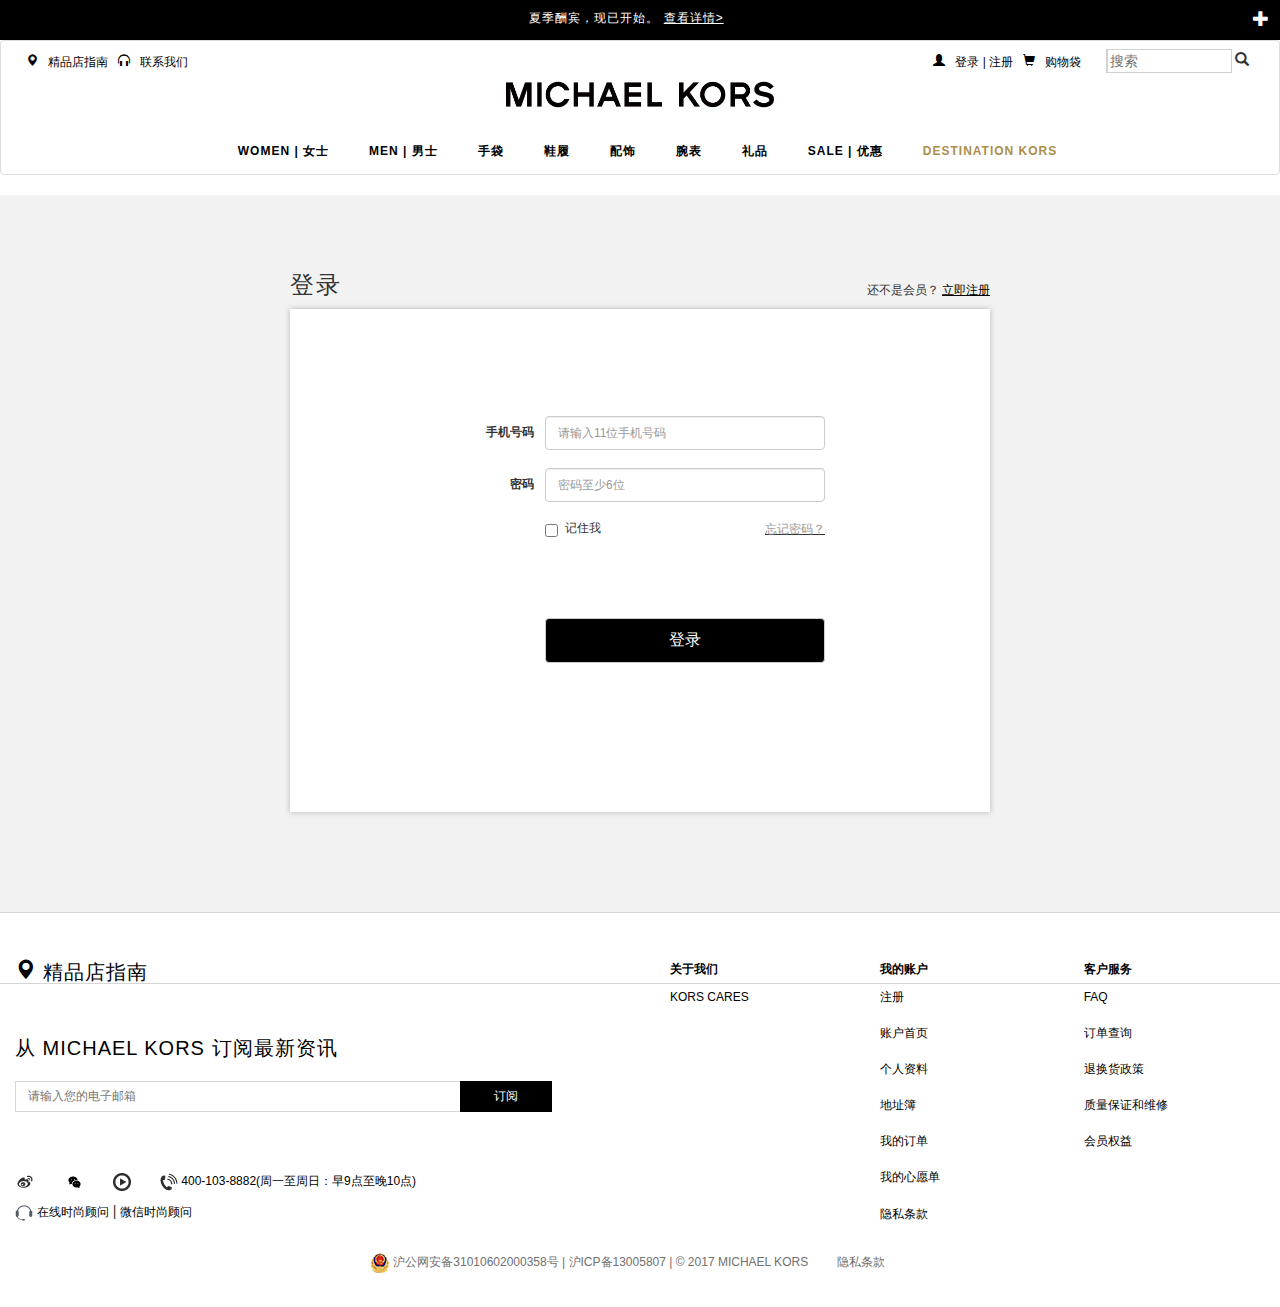
<file: 登录页面.html>
<!DOCTYPE html>
<html>
	<head>
		<meta charset="utf-8">
		<title>登录页面</title>
		<meta name="viewport" content="width=device-width,initial-scale=1,minimum-scale=1,maximum-scale=1,user-scalable=no" />
		<link rel="stylesheet" type="text/css" href="css/bootstrap.css" />
		<link rel="stylesheet" type="text/css" href="css/MK.css" />
		<script src="js/jquery-1.11.3.js" type="text/javascript" charset="utf-8"></script>
		<script src="js/bootstrap.js" type="text/javascript" charset="utf-8"></script>
		<script src="js/MK.js" type="text/javascript" charset="utf-8"></script>
		
		
	</head>
	<body>
		<div class="header">
			<div class="header-top">
				<div class="top1 text-center">
				<div class="top1-content">
					<span>夏季酬宾，现已开始。</span>
					<a href="###">查看详情></a>
					<a class="plus" href="###"><span class="glyphicon glyphicon-plus"></span></a>
				</div>
			</div>
			
			<div class="top2 text-center">
				<div class="top2-content">
					夏季酬宾，现已开始。<br />
					低至五折优惠，更享免费配送。<br />
					<a href="###">查看详情></a>
					<a class="remove" href="###"><span class="glyphicon glyphicon-remove"></span></a>
				</div>
				
			</div>
			</div>
			
		
			
<!--————————————————导航条————————————————-->
			<div class="navbar">
				<!--<div class="container-fluid">-->
					<div class="collapse navbar-collapse">
						<ul class="list-unstyled nav-top1">
							<li class="pull-left">
								<a href="#">
									<span class="glyphicon glyphicon-map-marker"></span>
									&nbsp;&nbsp;精品店指南
								</a>
							</li>
							<li class="pull-left contact-us">
								<a href="#">
									<span class="glyphicon glyphicon-headphones"></span>
									&nbsp;&nbsp;联系我们
								</a>
								<div class="wechat-mado">
									<div class="wechat-title">如果您有任何疑问与建议，敬请联系</div>
									<a class="btn-black" href="javascript:XJY_Livechat_LcShow()">
										<div class="btnBox">联系MK在线时尚顾问</div>
									</a>
									<div class="wechat-splitLine">
										<span>OR</span>
									</div>
									<div class="wechat-tx">
										<div>你也可以</div>
										<div class="pub-con">
											<span class="glyphicon glyphicon-fullscreen"></span>
											<p>MICHAEL KORS<br />
											官方微信公众号<br />
											联系在线时尚顾问
											</p>
										</div>
									</div>
									<div class="wechat-img">
										<img src="img/Bitmap.jpg" />
									</div>
								 </div>
							</li>
							
							<li class="pull-right func schBox ">
								<form class="navbar-form">
						            <div class="form-group">
						            	<input class="input-group-xs searchbox1" type="text" class="form-control" placeholder="搜索" />
						                <input class="input-group-xs searchbox" type="text" class="form-control" placeholder="搜索" />
						                
						            	<span class="glyphicon glyphicon-search"></span>
						            </div>
	       						</form>
							</li>
							<li class="pull-right func cart">
								<a href="#">
									<span class="glyphicon glyphicon-shopping-cart"></span>
									&nbsp;&nbsp;购物袋
								</a>
								<div class="cart-mado">
									<h3 class="cart-title">购物袋</h3>
									<p class="cart-num">您的购物袋里有<span class="num">0</span>件商品</p>
									<button type="enroll" class="btn btn-default">查看购物袋</button>
								</div>
							</li>
							<li class="pull-right func login">
								<a href="#">
									<span class="glyphicon glyphicon-user"></span>
									&nbsp;&nbsp;登录  | 注册
								</a>
								<div class="login-mado">
									<form>
										<fieldset id="">
											<legend>登录</legend>
											<div class="form-group">
												<label>手机号码</label>
												<input type="email" class="form-control" placeholder="请输入您的手机号码" />
											</div>
											<div class="form-group">
												<label>密码</label>
												<input type="password" class="form-control" placeholder="请输入密码" />
											</div>
											<div class="checkbox">
												<label>
													<input type="checkbox"/>记住我
												</label>
												<label class="forgetPassword">
													<a class="forgetPassword-tx" href="https://www.michaelkors.cn/member/forgetpassword">忘记密码？</a>
												</label>
											</div>
											<button type="login" class="btn btn-black">登录</button>
											<p>还不是会员？</p>
											<button type="enroll" class="btn btn-default">注册</button>
										</fieldset>
									</form>
								</div>
							</li>
						</ul>
					</div>
					<div class="navbar-header">
						<span class="glyphicon glyphicon-menu-hamburger navbar-toggle pull-left" data-toggle="collapse" data-target="#navbar-collapse"></span>
						<div class="logo text-center"><a href="###"><img src="img/logo.png"></a></div> 
						<span class="glyphicon glyphicon-shopping-cart navbar-toggle" data-toggle="collapse"></span>
						<span class="glyphicon glyphicon-search navbar-toggle" data-toggle="collapse"></span>
					</div>
					<div class="navbar-header2">
						<span class="glyphicon glyphicon-remove navbar-toggle pull-left" data-toggle="collapse" data-target="#navbar-collapse"></span>
						<div class="logo text-center"><a href="###"><img src="img/logo.png"></a></div> 
						<span class="glyphicon glyphicon-shopping-cart navbar-toggle" data-toggle="collapse"></span>
						<span class="glyphicon glyphicon-search navbar-toggle" data-toggle="collapse"></span>
					</div>
					<div class="collapse navbar-collapse navlist nav-top2-menu" id="navbar-collapse">
						<ul class="list-unstyled nav-top2">
							<li class="jump lady">
								<a href="#">WOMEN | 女士</a>
								<a class="pull-right"><span class="glyphicon glyphicon-menu-right commona-black"></span></a>
							</li>
							<li class="jump">
								<a href="#">MEN | 男士</a>
								<a class="pull-right"><span class="glyphicon glyphicon-menu-right commona-black"></span></a>
							</li>
							<li class="jump">
								<a href="#">手袋</a>
								<a class="pull-right"><span class="glyphicon glyphicon-menu-right commona-black"></span></a>
							</li>
							<li class="jump">
								<a href="#">鞋履</a>
								<a class="pull-right"><span class="glyphicon glyphicon-menu-right commona-black"></span></a>
							</li>
							<li class="jump">
								<a href="#">配饰</a>
								<a class="pull-right"><span class="glyphicon glyphicon-menu-right commona-black"></span></a>
							</li>
							<li class="jump">
								<a href="#">腕表</a>
								<a class="pull-right"><span class="glyphicon glyphicon-menu-right commona-black"></span></a>
							</li>
							<li class="jump">
								<a href="#">礼品</a>
								<a class="pull-right"><span class="glyphicon glyphicon-menu-right commona-black"></span></a>
							</li>
							<li class="jump">
								<a href="#">SALE | 优惠</a>
								<a class="pull-right"><span class="glyphicon glyphicon-menu-right commona-black"></span></a>
							</li>
							<li>
								<a href="#" style="color:#AC8E4C;">DESTINATION KORS</a>
								<a class="pull-right"><span class="glyphicon glyphicon-menu-right commona-black"></span></a>
							</li>
							<li class="coll-ex">
								<a href="#">
									<span class="glyphicon glyphicon-user"></span>
									&nbsp;&nbsp;登录  | 注册
								</a>
							</li>
							<li class="coll-ex">
								<a href="#">
									<span class="glyphicon glyphicon-map-marker"></span>
									&nbsp;&nbsp;精品店指南
								</a>
							</li>
							<li class="coll-ex">
								<a href="#">
									<span class="glyphicon glyphicon-headphones"></span>
									&nbsp;&nbsp;联系我们
								</a>
							</li>
						</ul>
<!------------------WOMEN女士内容弹出框-------------------->
			<div class="sub-menu-box hidden-xs">
				<div class="item-sect col-lg-4 col-md-4 col-sm-4">
					<ul class="list-unstyled">
						<li class="special-color"><a>甄选系列</a></li>
						<li><a href="">新品上市</a></li>
						<li><a href="">甜美海蓝</a></li>
						<li><a href="">MERCER系列手袋</a></li>
						<li><a href="">CUSTOM KORS定制系列</a></li>
						<li><a href="">KORS STYLE单品推荐</a></li>
					</ul>
				</div>
				<div class="item-kind col-lg-4 col-md-4 col-sm-4">
					<ul class="list-unstyled">
						<li class="special-color"><a>品类</a></li>
						<li><a href="">查看全部</a></li>
						<li><a href="">服饰</a></li>
						<li><a href="">手袋</a></li>
						<li><a href="">鞋履</a></li>
						<li><a href="">腕表</a></li>
						<li><a href="">配饰</a></li>
						<li><a href="">MICHAEL KORS COLLECTION</a></li>
					</ul>
				</div>
				<div class="item-hot col-lg-4 col-md-4 col-sm-4">
					<ul class="list-unstyled">
						<li class="special-color"><a>畅销推荐</a></li>
						<li><a href=""><img src="img/sub-menu-box/1.jpg"/></a></li>
					</ul>
				</div>
			</div>
			
<!-----------------男士内容弹出框-------------------->			
			<div class="sub-menu-box hidden-xs">
				<div class="item-sect col-lg-4 col-md-4 col-sm-4">
					<ul class="list-unstyled">
						<li class="special-color"><a>甄选系列</a></li>
						<li><a href="">新品上市</a></li>
						<li><a href="">星座钱夹</a></li>
						<li><a href="">POLO休闲T恤系列</a></li>
					</ul>
				</div>
				<div class="item-kind col-lg-4 col-md-4 col-sm-4">
					<ul class="list-unstyled">
						<li class="special-color"><a>品类</a></li>
						<li><a href="">查看全部</a></li>
						<li><a href="">手袋</a></li>
						<li><a href="">配饰</a></li>
						<li><a href="">服饰</a></li>
					</ul>
				</div>
				<div class="item-hot col-lg-4 col-md-4 col-sm-4">
					<ul class="list-unstyled">
						<li class="special-color"><a>畅销推荐</a></li>
						<li><a href=""><img src="img/sub-menu-box/2.jpg"/></a></li>
					</ul>
				</div>
			</div>
			
<!------------------手袋弹出框内容------------------->
            <div class="sub-menu-box hidden-xs">
            	<div class="item-sect col-lg-4 col-md-4 col-sm-4">
            		<ul class="list-unstyled">
            			<li class="special-color"><a>甄选系列</a></li>
            			<li><a href="">丝巾组合</a></li>
            			<li><a href="">MERCER系列手袋</a></li>
            			<li><a href="">SCOUT相机包系列</a></li>
            			<li><a href="">CUSTOM KORS定制系列</a></li>
					</ul>
				</div>
				<div class="item-kind col-lg-4 col-md-4 col-sm-4">
					<ul class="list-unstyled">
						<li class="special-color"><a>品类</a></li>
						<li><a href="">查看全部</a></li>
						<li><a href="">托特包</a></li>
						<li><a href="">手提包</a></li>
						<li><a href="">单肩包</a></li>
						<li><a href="">双肩背包</a></li>
						<li><a href="">钱夹</a></li>
						<li><a href="">小皮件</a></li>
						<li><a href="">MICHAEL KORS COLLECTION</a></li>
					</ul>
				</div>
				<div class="item-hot col-lg-4 col-md-4 col-sm-4">
					<ul class="list-unstyled">
					<li class="special-color"><a>畅销推荐</a></li>
					<li><a href=""><img src="img/sub-menu-box/3.jpg"/></a></li>
				</ul>
				</div>
			</div>
			
<!-------------------鞋履弹出框内容-------------------->
			<div class="sub-menu-box hidden-xs">
				<div class="item-sect col-lg-4 col-md-4 col-sm-4">
					<ul class="list-unstyled">
						<li class="special-color"><a>甄选系列</a></li>
						<li><a href="">POPPY运动鞋履系列</a></li>
					</ul>
				</div>
				<div class="item-kind col-lg-4 col-md-4 col-sm-4">
					<ul class="list-unstyled">
						<li class="special-color"><a>品类</a></li>
						<li><a href="">查看全部</a></li>
						<li><a href="">运动鞋</a></li>
						<li><a href="">平底鞋</a></li>
						<li><a href="">高跟鞋</a></li>
						<li><a href="">凉鞋</a></li>
					</ul>
				</div>
				<div class="item-hot col-lg-4 col-md-4 col-sm-4">
					<ul class="list-unstyled">
						<li class="special-color"><a>畅销推荐</a></li>
						<li><a href=""><img src="img/sub-menu-box/4.jpg"/></a></li>
					</ul>
				</div>
			</div>
			
<!--------------------配饰弹出框内容------------------->
			<div class="sub-menu-box hidden-xs">
				<div class="item-sect col-lg-4 col-md-4 col-sm-4">
					<ul class="list-unstyled">
						<li class="special-color"><a>甄选系列</a></li>
						<li><a href="">甜美小物</a></li>
						<li><a href="">缤纷挂件</a></li>
					</ul>
				</div>
				<div class="item-kind col-lg-4 col-md-4 col-sm-4">
					<ul class="list-unstyled">
						<li class="special-color"><a>品类</a></li>
						<li><a href="">查看全部</a></li>
						<li><a href="">香氛</a></li>
						<li><a href="">钱夹</a></li>
						<li><a href="">小皮件</a></li>
					</ul>
				</div>
				<div class="item-hot col-lg-4 col-md-4 col-sm-4">
					<ul class="list-unstyled">
						<li class="special-color"><a>畅销推荐</a></li>
						<li><a href=""><img src="img/sub-menu-box/5.jpg"/></a></li>
					</ul>
				</div>
			</div>
			
<!--------------------腕表弹出框内容------------------->
			<div class="sub-menu-box hidden-xs">
				<div class="item-kind col-lg-6 col-md-6 col-sm-6">
					<ul class="list-unstyled">
						<li class="special-color"><a>品类</a></li>
						<li><a href="">查看全部</a></li>
						<li><a href="">女士腕表</a></li>
					</ul>
				</div>
				<div class="item-hot col-lg-6 col-md-6 col-sm-6">
					<ul class="list-unstyled">
						<li class="special-color"><a>畅销推荐</a></li>
						<li><a href=""><img src="img/sub-menu-box/6.jpg"/></a></li>
					</ul>
				</div>
			</div>
		
<!-------------------礼品弹出框内容-------------------->
			<div class="sub-menu-box hidden-xs">
				<div class="item-kind col-lg-6 col-md-6 col-sm-6">
					<ul class="list-unstyled">
						<li class="special-color"><a>品类</a></li>
						<li><a href="">查看全部</a></li>
						<li><a href="">女士礼品</a></li>
						<li><a href="">男士礼品</a></li>
					</ul>
				</div>
				<div class="item-hot col-lg-6 col-md-6 col-sm-6">
					<ul class="list-unstyled">
						<li class="special-color"><a>畅销推荐</a></li>
						<li><a href=""><img src="img/sub-menu-box/7.jpg"/></a></li>
					</ul>
				</div>
			</div>
			
<!--------------------SALE | 优惠--------------------->
			<div class="sub-menu-box hidden-xs">
				<div class="item-kind col-lg-6 col-md-6 col-sm-6">
					<ul class="list-unstyled">
						<li class="special-color"><a>品类</a></li>
						<li><a href="">查看全部</a></li>
						<li><a href="">女士</a></li>
						<li><a href="">男士</a></li>
					</ul>
				</div>
				<div class="item-hot col-lg-6 col-md-6 col-sm-6">
					<ul class="list-unstyled">
						<li class="special-color"><a>畅销推荐</a></li>
						<li><a href=""><img src="img/sub-menu-box/8.jpg"/></a></li>
					</ul>
				</div>
			</div>
					</div>
				<!--</div>-->
			</div>

			
		</div>
		
<!-------------------------登录的内容--------------------->
		<section class="register-bg-cont">
			<article class="article">
				<div class="register-title">
					<div>
						<h2>登录</h2>
					<div class="login-now hidden-xs">
						<span>还不是会员？</span>
						<span><a href="###">立即注册</a></span>
					</div>
					</div>
					
				</div>
			</article>
			<article class="article">
				<div class="register-cont">
					<div class="verification">
						<form class="form-section" role="form">
							<div class="form-group">
								<label class="control-label hidden-xs">手机号码</label>
								<div class="form-input">
									<input type="email" class="form-control" placeholder="请输入11位手机号码"/>
								</div>
							</div>
							<div class="form-group">
								<label class="control-label hidden-xs">密码</label>
								<div class="form-input">
									<input type="password" class="form-control" placeholder="密码至少6位"/>
								</div>
							</div>
							<div class="form-group">
								<div class="checkbox">
									<label><input type="checkbox"/>记住我</label>
									<label class="forgetPassword">
										<a class="forgetPassword-tx" href="https://www.michaelkors.cn/member/forgetpassword">忘记密码？</a>
									</label>
								</div>
							</div>
							<div class="form-group">
								<button type="submit" class="btn btn-default submit">登录</button>
							</div>
							<div class="form-group visible-xs">
								<p>还不是会员？</p>
								<button type="enroll" class="btn btn-default">注册</button>
							</div>
						</form>
					</div>
				</div>
			</article>
		</section>		
		
		
<!----------------最下面页脚内容------------------->
        
		<div class="footer-top">
<!--------------------------左边部分---------------------------->
			<div class="left-section col-lg-6 col-md-6">
				<div class="store-locator">
					<a href="#">
						<span class="glyphicon glyphicon-map-marker"></span>
							精品店指南
					</a>
				</div>
				<div class="newsletter-subs">
					<p class="title">从 MICHAEL KORS 订阅最新资讯</p>
					<div class="email-input-box">
						<input type="text" class="" placeholder="请输入您的电子邮箱" name="" id="" value="" />
					    <span class="">订阅</span>
					</div>
					
				</div>
				<div class="social-links">
					<ul class="list-unstyled">
						<li>
							<a href="http://weibo.com/michaelkors">
								<img src="img/myicon/weibo.png" />
							</a>
						</li>
						<li class="yincang">
							<a href="">
								<img src="img/myicon/weixin.png" />
							</a>
						</li>
						<li>
							<a class="http://i.youku.com/i/UNDU4MTQ0MTgw">
								<img src="img/myicon/bofang.png" />
							</a>
						</li>
						<li class="yincang">
							<a href="tel:400-103-8882">
								<img src="img/myicon/lianxi.png" />
								<span>400-103-8882(周一至周日：早9点至晚10点)</span>
							</a>
						</li>
						<li class="yincang">
							<img src="img/myicon/guwen.png" />
							<a href="javascript:XJY_Livechat_LcShow()">在线时尚顾问</a>
							|
							<a> 微信时尚顾问</a>
						</li>
					</ul>
				</div>
			</div>						
<!--------------------------右边部分---------------------------->
			<div class="right-section col-lg-6 col-md-6">
				<dl class="rsBox1 col-lg-4 col-md-4">
					<dt><a>关于我们</a></dt>
					<span class="plus glyphicon glyphicon-plus"></span>
					<span class="minus glyphicon glyphicon-minus"></span>
					<div class="slidebox">
						<dd><a href="https://www.michaelkors.cn/kors-cares/watch-hunger-stop">KORS CARES</a></dd>
					</div>
				</dl>
				<dl class="rsBox2 col-lg-4 col-md-4">
					<dt><a>我的账户</a></dt>
					<span class="plus glyphicon glyphicon-plus"></span>
					<span class="minus glyphicon glyphicon-minus"></span>
					<div class="slidebox">
						<dd><a href="https://www.michaelkors.cn/member/register">注册</a></dd>
					<dd><a href="https://www.michaelkors.cn/myAccount">账户首页</a></dd>
					<dd><a href="https://www.michaelkors.cn/myAccount/personalData">个人资料</a></dd>
					<dd><a href="https://www.michaelkors.cn/myAccount/address.htm">地址簿</a></dd>
					<dd><a href="https://www.michaelkors.cn/myAccountOrder">我的订单</a></dd>
					<dd><a href="https://www.michaelkors.cn/myAccount/myFavoritesList">我的心愿单</a></dd>
					<dd><a href="https://www.michaelkors.cn/common/privacyPolicy">隐私条款</a></dd>
					</div>
				</dl>
				<dl class="rsBox3 col-lg-4 col-md-4">
					<dt><a>客户服务</a></dt>
					<span class="plus glyphicon glyphicon-plus"></span>
					<span class="minus glyphicon glyphicon-minus"></span>
					<div class="slidebox">
						<dd><a href="https://www.michaelkors.cn/common/faq">FAQ</a></dd>
					<dd><a href="https://www.michaelkors.cn/order/turnToOrderTrack">订单查询</a></dd>
					<dd><a href="https://www.michaelkors.cn/common/returnsExchanges">退换货政策</a></dd>
					<dd><a href="https://www.michaelkors.cn/common/warrantyAndRepairPpolicy">质量保证和维修</a></dd>
					<dd><a href="https://www.michaelkors.cn/common/membersInterests">会员权益</a></dd>
					</div>
				</dl>
			</div>
		</div>
		
		<div class="footer-returnTop" onclick='returnTop()'>
        		<span class="glyphicon glyphicon-chevron-up"></span>
        		<span class="return-tx">TOP</span>
        </div>
		
		<div class="footer-bottom">
			<ul class="list-unstyled">
				<li class="hide1024">
					<a href="http://www.beian.gov.cn/portal/registerSystemInfo?recordcode=31010602000358">
						<img src="img/myicon/record-icon.png" />
						沪公网安备31010602000358号  | 沪ICP备13005807 | © 2017 MICHAEL KORS
					</a>
				</li>
				<li class="show1024">
					<a href="http://www.beian.gov.cn/portal/registerSystemInfo?recordcode=31010602000358">
						<img src="img/myicon/record-icon.png" />
						沪公网安备31010602000358号 <br />
						沪ICP备13005807<br />
						© 2017 MICHAEL KORS
					</a>
				</li>
				<li>
					<a href="https://www.michaelkors.cn/common/privacyPolicy">
					    隐私条款
					</a>
				</li>
			</ul>
		</div>
	
	</body>
</html>
</file>
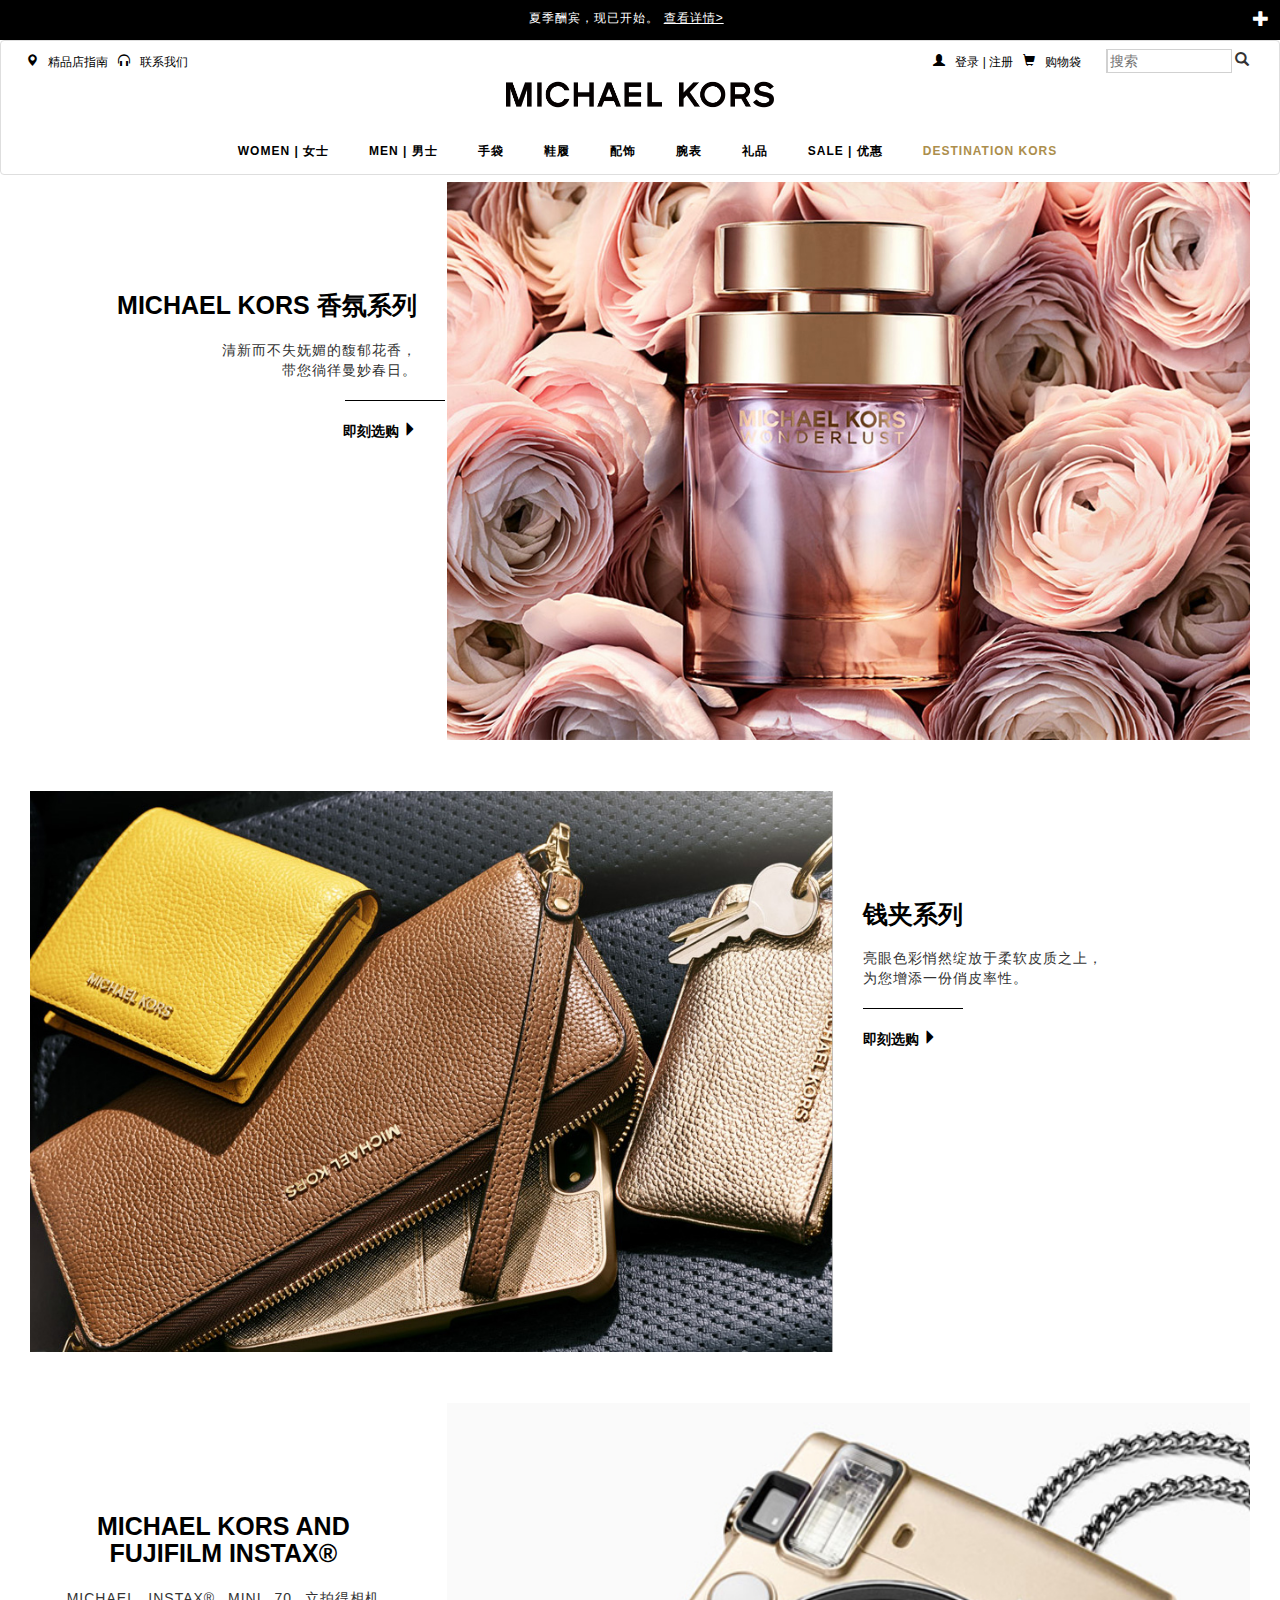
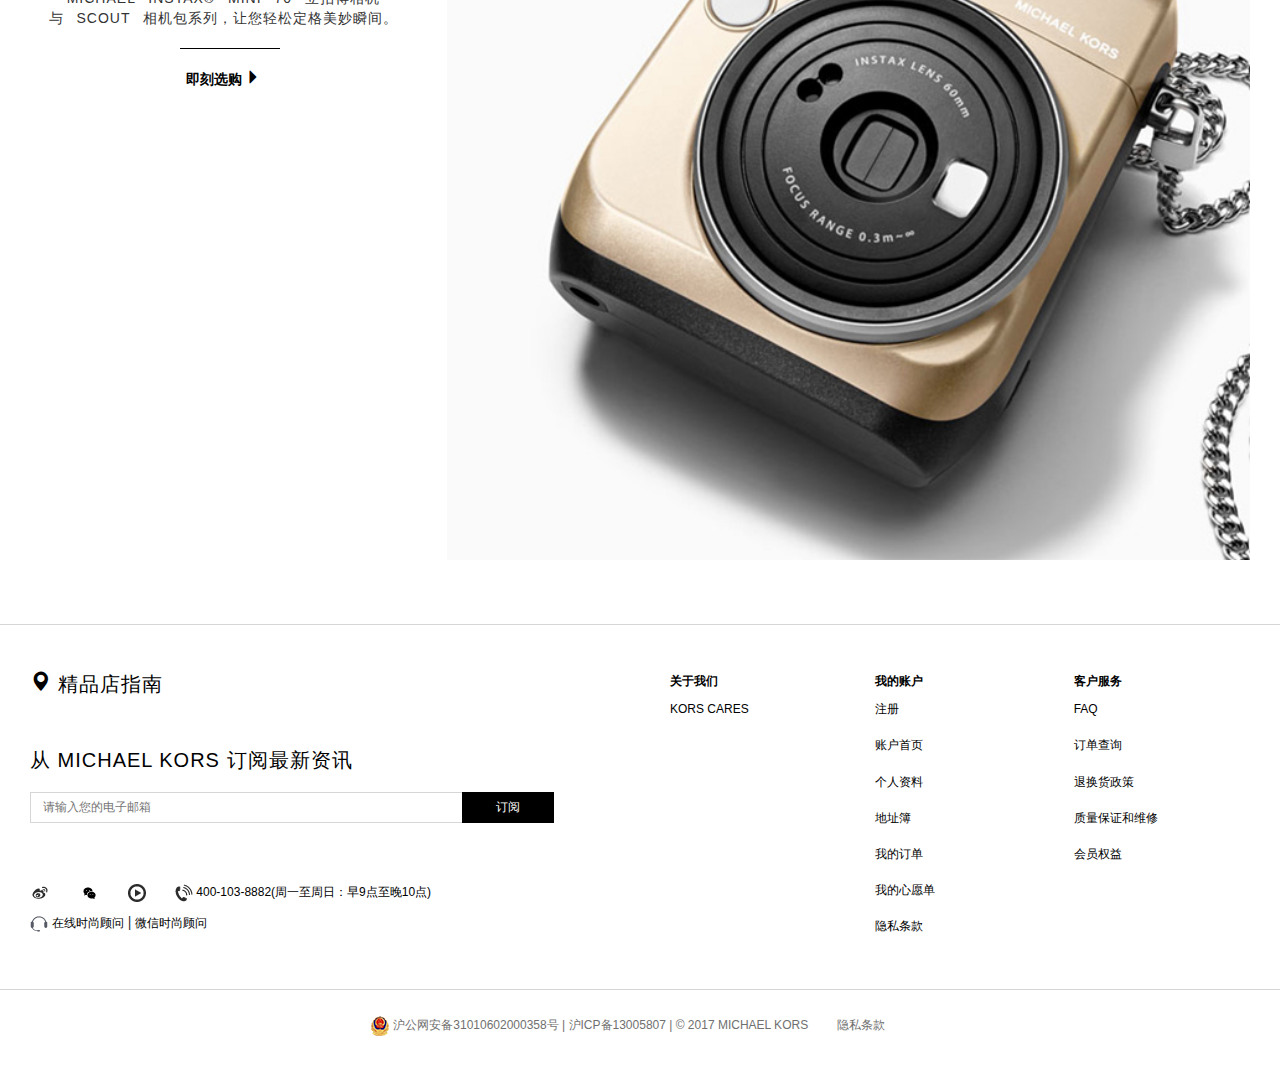
<file: 配饰页面.html>
<!DOCTYPE html>
<html>
	<head>
		<meta charset="utf-8">
		<title>配饰页面</title>
		<meta name="viewport" content="width=device-width,initial-scale=1,minimum-scale=1,maximum-scale=1,user-scalable=no" />
		<link rel="stylesheet" type="text/css" href="css/bootstrap.css" />
		<link rel="stylesheet" type="text/css" href="css/MK.css" />
		<script src="js/jquery-1.11.3.js" type="text/javascript" charset="utf-8"></script>
		<script src="js/bootstrap.js" type="text/javascript" charset="utf-8"></script>
		<script src="js/MK.js" type="text/javascript" charset="utf-8"></script>
		
		
	</head>
	<body>
		<div class="header">
			<div class="header-top">
				<div class="top1 text-center">
				<div class="top1-content">
					<span>夏季酬宾，现已开始。</span>
					<a href="###">查看详情></a>
					<a class="plus" href="###"><span class="glyphicon glyphicon-plus"></span></a>
				</div>
			</div>
			
			<div class="top2 text-center">
				<div class="top2-content">
					夏季酬宾，现已开始。<br />
					低至五折优惠，更享免费配送。<br />
					<a href="###">查看详情></a>
					<a class="remove" href="###"><span class="glyphicon glyphicon-remove"></span></a>
				</div>
				
			</div>
			</div>
			
		
			
<!--————————————————导航条————————————————-->
			<div class="navbar">
				<!--<div class="container-fluid">-->
					<div class="collapse navbar-collapse">
						<ul class="list-unstyled nav-top1">
							<li class="pull-left">
								<a href="#">
									<span class="glyphicon glyphicon-map-marker"></span>
									&nbsp;&nbsp;精品店指南
								</a>
							</li>
							<li class="pull-left contact-us">
								<a href="#">
									<span class="glyphicon glyphicon-headphones"></span>
									&nbsp;&nbsp;联系我们
								</a>
								<div class="wechat-mado">
									<div class="wechat-title">如果您有任何疑问与建议，敬请联系</div>
									<a class="btn-black" href="javascript:XJY_Livechat_LcShow()">
										<div class="btnBox">联系MK在线时尚顾问</div>
									</a>
									<div class="wechat-splitLine">
										<span>OR</span>
									</div>
									<div class="wechat-tx">
										<div>你也可以</div>
										<div class="pub-con">
											<span class="glyphicon glyphicon-fullscreen"></span>
											<p>MICHAEL KORS<br />
											官方微信公众号<br />
											联系在线时尚顾问
											</p>
										</div>
									</div>
									<div class="wechat-img">
										<img src="img/Bitmap.jpg" />
									</div>
								 </div>
							</li>
							
							<li class="pull-right func schBox ">
								<form class="navbar-form">
						            <div class="form-group">
						            	<input class="input-group-xs searchbox1" type="text" class="form-control" placeholder="搜索" />
						                <input class="input-group-xs searchbox" type="text" class="form-control" placeholder="搜索" />
						                
						            	<span class="glyphicon glyphicon-search"></span>
						            </div>
	       						</form>
							</li>
							<li class="pull-right func cart">
								<a href="#">
									<span class="glyphicon glyphicon-shopping-cart"></span>
									&nbsp;&nbsp;购物袋
								</a>
								<div class="cart-mado">
									<h3 class="cart-title">购物袋</h3>
									<p class="cart-num">您的购物袋里有<span class="num">0</span>件商品</p>
									<button type="enroll" class="btn btn-default">查看购物袋</button>
								</div>
							</li>
							<li class="pull-right func login">
								<a href="登录页面.html">
									<span class="glyphicon glyphicon-user"></span>
									&nbsp;&nbsp;登录  | 注册
								</a>
								<div class="login-mado">
									<form>
										<fieldset id="">
											<legend>登录</legend>
											<div class="form-group">
												<label>手机号码</label>
												<input type="email" class="form-control" placeholder="请输入您的手机号码" />
											</div>
											<div class="form-group">
												<label>密码</label>
												<input type="password" class="form-control" placeholder="请输入密码" />
											</div>
											<div class="checkbox">
												<label>
													<input type="checkbox"/>记住我
												</label>
												<label class="forgetPassword">
													<a class="forgetPassword-tx" href="https://www.michaelkors.cn/member/forgetpassword">忘记密码？</a>
												</label>
											</div>
											<button type="login" class="btn btn-black">登录</button>
											<p>还不是会员？</p>
											<button type="enroll" class="btn btn-default">注册</button>
										</fieldset>
									</form>
								</div>
							</li>
						</ul>
					</div>
					<div class="navbar-header">
						<span class="glyphicon glyphicon-menu-hamburger navbar-toggle pull-left" data-toggle="collapse" data-target="#navbar-collapse"></span>
						<div class="logo text-center"><a href="###"><img src="img/logo.png"></a></div> 
						<span class="glyphicon glyphicon-shopping-cart navbar-toggle" data-toggle="collapse"></span>
						<span class="glyphicon glyphicon-search navbar-toggle" data-toggle="collapse"></span>
					</div>
					<div class="navbar-header2">
						<span class="glyphicon glyphicon-remove navbar-toggle pull-left" data-toggle="collapse" data-target="#navbar-collapse"></span>
						<div class="logo text-center"><a href="###"><img src="img/logo.png"></a></div> 
						<span class="glyphicon glyphicon-shopping-cart navbar-toggle" data-toggle="collapse"></span>
						<span class="glyphicon glyphicon-search navbar-toggle" data-toggle="collapse"></span>
					</div>
					<div class="collapse navbar-collapse navlist nav-top2-menu" id="navbar-collapse">
						<ul class="list-unstyled nav-top2">
							<li class="jump lady">
								<a href="#">WOMEN | 女士</a>
								<a class="pull-right"><span class="glyphicon glyphicon-menu-right"></span></a>
							</li>
							<li class="jump">
								<a href="#">MEN | 男士</a>
								<a class="pull-right"><span class="glyphicon glyphicon-menu-right"></span></a>
							</li>
							<li class="jump">
								<a href="#">手袋</a>
								<a class="pull-right"><span class="glyphicon glyphicon-menu-right"></span></a>
							</li>
							<li class="jump">
								<a href="#">鞋履</a>
								<a class="pull-right"><span class="glyphicon glyphicon-menu-right"></span></a>
							</li>
							<li class="jump">
								<a href="#">配饰</a>
								<a class="pull-right"><span class="glyphicon glyphicon-menu-right"></span></a>
							</li>
							<li class="jump">
								<a href="#">腕表</a>
								<a class="pull-right"><span class="glyphicon glyphicon-menu-right"></span></a>
							</li>
							<li class="jump">
								<a href="#">礼品</a>
								<a class="pull-right"><span class="glyphicon glyphicon-menu-right"></span></a>
							</li>
							<li class="jump">
								<a href="#">SALE | 优惠</a>
								<a class="pull-right"><span class="glyphicon glyphicon-menu-right"></span></a>
							</li>
							<li>
								<a href="#" style="color:#AC8E4C;">DESTINATION KORS</a>
								<a class="pull-right"><span class="glyphicon glyphicon-menu-right"></span></a>
							</li>
							<li class="coll-ex">
								<a href="登录页面.html">
									<span class="glyphicon glyphicon-user"></span>
									&nbsp;&nbsp;登录  | 注册
								</a>
							</li>
							<li class="coll-ex">
								<a href="#">
									<span class="glyphicon glyphicon-map-marker"></span>
									&nbsp;&nbsp;精品店指南
								</a>
							</li>
							<li class="coll-ex">
								<a href="#">
									<span class="glyphicon glyphicon-headphones"></span>
									&nbsp;&nbsp;联系我们
								</a>
							</li>
						</ul>
<!------------------WOMEN女士内容弹出框-------------------->
			<div class="sub-menu-box hidden-xs">
				<div class="item-sect col-lg-4 col-md-4 col-sm-4">
					<ul class="list-unstyled">
						<li class="special-color"><a>甄选系列</a></li>
						<li><a href="">新品上市</a></li>
						<li><a href="">甜美海蓝</a></li>
						<li><a href="">MERCER系列手袋</a></li>
						<li><a href="">CUSTOM KORS定制系列</a></li>
						<li><a href="">KORS STYLE单品推荐</a></li>
					</ul>
				</div>
				<div class="item-kind col-lg-4 col-md-4 col-sm-4">
					<ul class="list-unstyled">
						<li class="special-color"><a>品类</a></li>
						<li><a href="">查看全部</a></li>
						<li><a href="">服饰</a></li>
						<li><a href="">手袋</a></li>
						<li><a href="">鞋履</a></li>
						<li><a href="">腕表</a></li>
						<li><a href="">配饰</a></li>
						<li><a href="">MICHAEL KORS COLLECTION</a></li>
					</ul>
				</div>
				<div class="item-hot col-lg-4 col-md-4 col-sm-4">
					<ul class="list-unstyled">
						<li class="special-color"><a>畅销推荐</a></li>
						<li><a href=""><img src="img/sub-menu-box/1.jpg"/></a></li>
					</ul>
				</div>
			</div>
			
<!-----------------男士内容弹出框-------------------->			
			<div class="sub-menu-box hidden-xs">
				<div class="item-sect col-lg-4 col-md-4 col-sm-4">
					<ul class="list-unstyled">
						<li class="special-color"><a>甄选系列</a></li>
						<li><a href="">新品上市</a></li>
						<li><a href="">星座钱夹</a></li>
						<li><a href="">POLO休闲T恤系列</a></li>
					</ul>
				</div>
				<div class="item-kind col-lg-4 col-md-4 col-sm-4">
					<ul class="list-unstyled">
						<li class="special-color"><a>品类</a></li>
						<li><a href="">查看全部</a></li>
						<li><a href="">手袋</a></li>
						<li><a href="">配饰</a></li>
						<li><a href="">服饰</a></li>
					</ul>
				</div>
				<div class="item-hot col-lg-4 col-md-4 col-sm-4">
					<ul class="list-unstyled">
						<li class="special-color"><a>畅销推荐</a></li>
						<li><a href=""><img src="img/sub-menu-box/2.jpg"/></a></li>
					</ul>
				</div>
			</div>
			
<!------------------手袋弹出框内容------------------->
            <div class="sub-menu-box hidden-xs">
            	<div class="item-sect col-lg-4 col-md-4 col-sm-4">
            		<ul class="list-unstyled">
            			<li class="special-color"><a>甄选系列</a></li>
            			<li><a href="">丝巾组合</a></li>
            			<li><a href="">MERCER系列手袋</a></li>
            			<li><a href="">SCOUT相机包系列</a></li>
            			<li><a href="">CUSTOM KORS定制系列</a></li>
					</ul>
				</div>
				<div class="item-kind col-lg-4 col-md-4 col-sm-4">
					<ul class="list-unstyled">
						<li class="special-color"><a>品类</a></li>
						<li><a href="">查看全部</a></li>
						<li><a href="">托特包</a></li>
						<li><a href="">手提包</a></li>
						<li><a href="">单肩包</a></li>
						<li><a href="">双肩背包</a></li>
						<li><a href="">钱夹</a></li>
						<li><a href="">小皮件</a></li>
						<li><a href="">MICHAEL KORS COLLECTION</a></li>
					</ul>
				</div>
				<div class="item-hot col-lg-4 col-md-4 col-sm-4">
					<ul class="list-unstyled">
					<li class="special-color"><a>畅销推荐</a></li>
					<li><a href=""><img src="img/sub-menu-box/3.jpg"/></a></li>
				</ul>
				</div>
			</div>
			
<!-------------------鞋履弹出框内容-------------------->
			<div class="sub-menu-box hidden-xs">
				<div class="item-sect col-lg-4 col-md-4 col-sm-4">
					<ul class="list-unstyled">
						<li class="special-color"><a>甄选系列</a></li>
						<li><a href="">POPPY运动鞋履系列</a></li>
					</ul>
				</div>
				<div class="item-kind col-lg-4 col-md-4 col-sm-4">
					<ul class="list-unstyled">
						<li class="special-color"><a>品类</a></li>
						<li><a href="">查看全部</a></li>
						<li><a href="">运动鞋</a></li>
						<li><a href="">平底鞋</a></li>
						<li><a href="">高跟鞋</a></li>
						<li><a href="">凉鞋</a></li>
					</ul>
				</div>
				<div class="item-hot col-lg-4 col-md-4 col-sm-4">
					<ul class="list-unstyled">
						<li class="special-color"><a>畅销推荐</a></li>
						<li><a href=""><img src="img/sub-menu-box/4.jpg"/></a></li>
					</ul>
				</div>
			</div>
			
<!--------------------配饰弹出框内容------------------->
			<div class="sub-menu-box hidden-xs">
				<div class="item-sect col-lg-4 col-md-4 col-sm-4">
					<ul class="list-unstyled">
						<li class="special-color"><a>甄选系列</a></li>
						<li><a href="">甜美小物</a></li>
						<li><a href="">缤纷挂件</a></li>
					</ul>
				</div>
				<div class="item-kind col-lg-4 col-md-4 col-sm-4">
					<ul class="list-unstyled">
						<li class="special-color"><a>品类</a></li>
						<li><a href="">查看全部</a></li>
						<li><a href="">香氛</a></li>
						<li><a href="">钱夹</a></li>
						<li><a href="">小皮件</a></li>
					</ul>
				</div>
				<div class="item-hot col-lg-4 col-md-4 col-sm-4">
					<ul class="list-unstyled">
						<li class="special-color"><a>畅销推荐</a></li>
						<li><a href=""><img src="img/sub-menu-box/5.jpg"/></a></li>
					</ul>
				</div>
			</div>
			
<!--------------------腕表弹出框内容------------------->
			<div class="sub-menu-box hidden-xs">
				<div class="item-kind col-lg-6 col-md-6 col-sm-6">
					<ul class="list-unstyled">
						<li class="special-color"><a>品类</a></li>
						<li><a href="">查看全部</a></li>
						<li><a href="">女士腕表</a></li>
					</ul>
				</div>
				<div class="item-hot col-lg-6 col-md-6 col-sm-6">
					<ul class="list-unstyled">
						<li class="special-color"><a>畅销推荐</a></li>
						<li><a href=""><img src="img/sub-menu-box/6.jpg"/></a></li>
					</ul>
				</div>
			</div>
		
<!-------------------礼品弹出框内容-------------------->
			<div class="sub-menu-box hidden-xs">
				<div class="item-kind col-lg-6 col-md-6 col-sm-6">
					<ul class="list-unstyled">
						<li class="special-color"><a>品类</a></li>
						<li><a href="">查看全部</a></li>
						<li><a href="">女士礼品</a></li>
						<li><a href="">男士礼品</a></li>
					</ul>
				</div>
				<div class="item-hot col-lg-6 col-md-6 col-sm-6">
					<ul class="list-unstyled">
						<li class="special-color"><a>畅销推荐</a></li>
						<li><a href=""><img src="img/sub-menu-box/7.jpg"/></a></li>
					</ul>
				</div>
			</div>
			
<!--------------------SALE | 优惠--------------------->
			<div class="sub-menu-box hidden-xs">
				<div class="item-kind col-lg-6 col-md-6 col-sm-6">
					<ul class="list-unstyled">
						<li class="special-color"><a>品类</a></li>
						<li><a href="">查看全部</a></li>
						<li><a href="">女士</a></li>
						<li><a href="">男士</a></li>
					</ul>
				</div>
				<div class="item-hot col-lg-6 col-md-6 col-sm-6">
					<ul class="list-unstyled">
						<li class="special-color"><a>畅销推荐</a></li>
						<li><a href=""><img src="img/sub-menu-box/8.jpg"/></a></li>
					</ul>
				</div>
			</div>
					</div>
				<!--</div>-->
			</div>	
		</div>
		
<!------------------MICHAEL KORS 香氛系列------------------>
		<div class="fragranceBox col-lg-12 col-md-12 col-sm-12 col-xs-12">
			<div class="module-btn-box col-lg-4 col-md-4 col-sm-4 hidden-xs">
					<h3 class="h3-25">MICHAEL KORS 香氛系列</h3>
					<p class="p-14">
						清新而不失妩媚的馥郁花香，<br />
						带您徜徉曼妙春日。
					</p>
					<span class="module-solid"></span>
						<div class="module-btn">
							<a href="https://www.michaelkors.cn/trend/kors-style">
								即刻选购
								<span class="glyphicon glyphicon-triangle-right"></span>
							</a>
						</div>
			</div>
			<div class="col-lg-8 col-md-8 col-sm-8 col-xs-12">
				<a href="" class="figure">
					<img src="img/details/img-b-2.jpg" />
			    </a>
			</div>
			<div class="module-btn-box col-lg-4 col-md-4 col-sm-4 col-xs-12 visible-xs">
					<h3 class="h3-25">MICHAEL KORS 香氛系列</h3>
						<div class="module-btn">
							<a href="https://www.michaelkors.cn/trend/kors-style">
								即刻选购
								<span class="glyphicon glyphicon-triangle-right"></span>
							</a>
						</div>
			</div>
		</div>
		
		
<!------------------钱夹系列------------------>
		<div class="walletBox col-lg-12 col-md-12 col-sm-12 col-xs-12">
			<div class="col-lg-8 col-md-8 col-sm-8 col-xs-12">
				<a href="" class="figure">
					<img src="img/details/img-b-4.jpg" />
			    </a>
			</div>
			<div class="module-btn-box col-lg-4 col-md-4 col-sm-4 col-xs-12">
					<h3 class="h3-25">钱夹系列</h3>
					<p class="p-14 hidden-xs">
						亮眼色彩悄然绽放于柔软皮质之上，<br />
						为您增添一份俏皮率性。
					</p>
					<span class="module-solid"></span>
						<div class="module-btn">
							<a href="https://www.michaelkors.cn/trend/kors-style">
								即刻选购
								<span class="glyphicon glyphicon-triangle-right"></span>
							</a>
						</div>
			</div>	
		</div>		
		
<!------------------拍立得相机------------------>
		<div class="cameraBox col-lg-12 col-md-12 col-sm-12 col-xs-12">
			<div class="module-btn-box col-lg-4 col-md-4 col-sm-4 hidden-xs">
					<h3 class="h3-25">MICHAEL KORS AND<br />
						FUJIFILM INSTAX®</h3>
					<p class="p-14">
						MICHAEL INSTAX® MINI 70 立拍得相机<br />
						与 SCOUT 相机包系列，让您轻松定格美妙瞬间。
					</p>
					<span class="module-solid"></span>
						<div class="module-btn">
							<a href="https://www.michaelkors.cn/trend/kors-style">
								即刻选购
								<span class="glyphicon glyphicon-triangle-right"></span>
							</a>
						</div>
			</div>
			<div class="col-lg-8 col-md-8 col-sm-8 col-xs-12">
				<a href="" class="figure">
					<img src="img/details/img-b-3.jpg" />
			    </a>
			</div>
			<div class="module-btn-box col-lg-4 col-md-4 col-sm-4 col-xs-12 visible-xs">
					<h3 class="h3-25">MICHAEL KORS AND<br />
						FUJIFILM INSTAX®</h3>
					<p class="p-14">
						MICHAEL INSTAX® MINI 70 立拍得相机<br />
						与 SCOUT 相机包系列，让您轻松定格美妙瞬间。
					</p>
					<span class="module-solid"></span>
						<div class="module-btn">
							<a href="https://www.michaelkors.cn/trend/kors-style">
								即刻选购
								<span class="glyphicon glyphicon-triangle-right"></span>
							</a>
						</div>
			</div>
			
		</div>
		
		
<!----------------最下面页脚内容------------------->
        
		<div class="footer-top col-lg-12 col-md-12 col-sm-12 col-xs-12">
<!--------------------------左边部分---------------------------->
			<div class="left-section col-lg-6 col-md-6 col-sm-12 col-xs-12">
				<div class="store-locator">
					<a href="#">
						<span class="glyphicon glyphicon-map-marker"></span>
							精品店指南
					</a>
				</div>
				<div class="newsletter-subs">
					<p class="title">从 MICHAEL KORS 订阅最新资讯</p>
					<div class="email-input-box">
						<input type="text" class="" placeholder="请输入您的电子邮箱" name="" id="" value="" />
					    <span class="">订阅</span>
					</div>
					
				</div>
				<div class="social-links">
					<ul class="list-unstyled">
						<li>
							<a href="http://weibo.com/michaelkors">
								<img src="img/myicon/weibo.png" />
							</a>
						</li>
						<li class="yincang">
							<a href="">
								<img src="img/myicon/weixin.png" />
							</a>
						</li>
						<li>
							<a class="http://i.youku.com/i/UNDU4MTQ0MTgw">
								<img src="img/myicon/bofang.png" />
							</a>
						</li>
						<li class="yincang">
							<a href="tel:400-103-8882">
								<img src="img/myicon/lianxi.png" />
								<span>400-103-8882(周一至周日：早9点至晚10点)</span>
							</a>
						</li>
						<li class="yincang">
							<img src="img/myicon/guwen.png" />
							<a href="javascript:XJY_Livechat_LcShow()">在线时尚顾问</a>
							|
							<a> 微信时尚顾问</a>
						</li>
					</ul>
				</div>
			</div>						
<!--------------------------右边部分---------------------------->
			<div class="right-section col-lg-6 col-md-6 col-sm-12 col-xs-12">
				<dl class="rsBox1 col-lg-4 col-md-4">
					<dt><a>关于我们</a></dt>
					<span class="plus glyphicon glyphicon-plus"></span>
					<span class="minus glyphicon glyphicon-minus"></span>
					<div class="slidebox">
						<dd><a href="https://www.michaelkors.cn/kors-cares/watch-hunger-stop">KORS CARES</a></dd>
					</div>
				</dl>
				<dl class="rsBox2 col-lg-4 col-md-4">
					<dt><a>我的账户</a></dt>
					<span class="plus glyphicon glyphicon-plus"></span>
					<span class="minus glyphicon glyphicon-minus"></span>
					<div class="slidebox">
						<dd><a href="https://www.michaelkors.cn/member/register">注册</a></dd>
					<dd><a href="https://www.michaelkors.cn/myAccount">账户首页</a></dd>
					<dd><a href="https://www.michaelkors.cn/myAccount/personalData">个人资料</a></dd>
					<dd><a href="https://www.michaelkors.cn/myAccount/address.htm">地址簿</a></dd>
					<dd><a href="https://www.michaelkors.cn/myAccountOrder">我的订单</a></dd>
					<dd><a href="https://www.michaelkors.cn/myAccount/myFavoritesList">我的心愿单</a></dd>
					<dd><a href="https://www.michaelkors.cn/common/privacyPolicy">隐私条款</a></dd>
					</div>
				</dl>
				<dl class="rsBox3 col-lg-4 col-md-4">
					<dt><a>客户服务</a></dt>
					<span class="plus glyphicon glyphicon-plus"></span>
					<span class="minus glyphicon glyphicon-minus"></span>
					<div class="slidebox">
						<dd><a href="https://www.michaelkors.cn/common/faq">FAQ</a></dd>
					<dd><a href="https://www.michaelkors.cn/order/turnToOrderTrack">订单查询</a></dd>
					<dd><a href="https://www.michaelkors.cn/common/returnsExchanges">退换货政策</a></dd>
					<dd><a href="https://www.michaelkors.cn/common/warrantyAndRepairPpolicy">质量保证和维修</a></dd>
					<dd><a href="https://www.michaelkors.cn/common/membersInterests">会员权益</a></dd>
					</div>
				</dl>
			</div>
		</div>
		
		<div class="footer-returnTop" onclick='returnTop()'>
        		<span class="glyphicon glyphicon-chevron-up"></span>
        		<span class="return-tx">TOP</span>
        </div>
		
		<div class="footer-bottom col-lg-12 col-md-12 col-sm-12 col-xs-12">
			<ul class="list-unstyled">
				<li class="hide1024">
					<a href="http://www.beian.gov.cn/portal/registerSystemInfo?recordcode=31010602000358">
						<img src="img/myicon/record-icon.png" />
						沪公网安备31010602000358号  | 沪ICP备13005807 | © 2017 MICHAEL KORS
					</a>
				</li>
				<li class="show1024">
					<a href="http://www.beian.gov.cn/portal/registerSystemInfo?recordcode=31010602000358">
						<img src="img/myicon/record-icon.png" />
						沪公网安备31010602000358号 <br />
						沪ICP备13005807<br />
						© 2017 MICHAEL KORS
					</a>
				</li>
				<li>
					<a href="https://www.michaelkors.cn/common/privacyPolicy">
					    隐私条款
					</a>
				</li>
			</ul>
		</div>
		
		<script type="text/javascript">
		

		</script>
		
	</body>
</html>
</file>
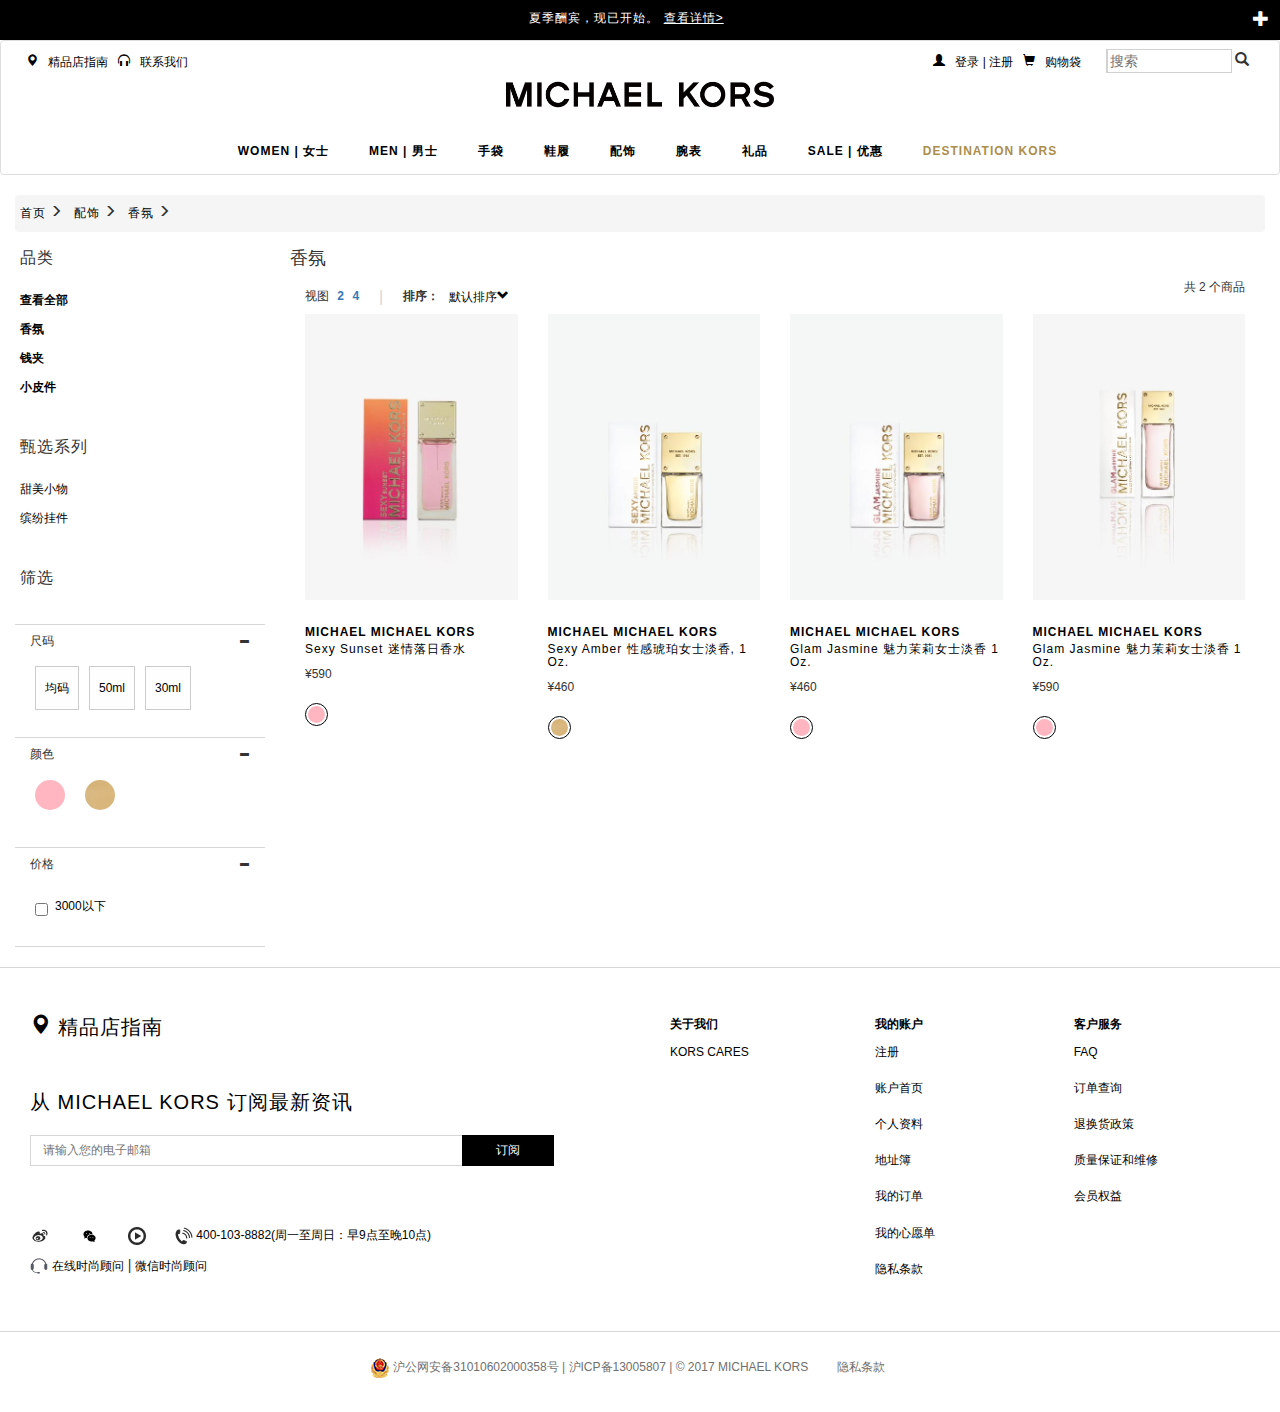
<file: 香氛页面.html>
<!DOCTYPE html>
<html>
	<head>
		<meta charset="utf-8">
		<title>香氛页面</title>
		<meta name="viewport" content="width=device-width,initial-scale=1,minimum-scale=1,maximum-scale=1,user-scalable=no" />
		<link rel="stylesheet" type="text/css" href="css/bootstrap.css" />
		<link rel="stylesheet" type="text/css" href="css/MK.css" />
		<script src="js/jquery-1.11.3.js" type="text/javascript" charset="utf-8"></script>
		<script src="js/bootstrap.js" type="text/javascript" charset="utf-8"></script>
		<script src="js/MK.js" type="text/javascript" charset="utf-8"></script>
		
		
	</head>
	<body>
		<div class="header">
			<div class="header-top">
				<div class="top1 text-center">
				<div class="top1-content">
					<span>夏季酬宾，现已开始。</span>
					<a href="###">查看详情></a>
					<a class="plus" href="###"><span class="glyphicon glyphicon-plus"></span></a>
				</div>
			</div>
			
			<div class="top2 text-center">
				<div class="top2-content">
					夏季酬宾，现已开始。<br />
					低至五折优惠，更享免费配送。<br />
					<a href="###">查看详情></a>
					<a class="remove" href="###"><span class="glyphicon glyphicon-remove"></span></a>
				</div>
				
			</div>
			</div>
			
		
			
<!--————————————————导航条————————————————-->
			<div class="navbar">
				<!--<div class="container-fluid">-->
					<div class="collapse navbar-collapse">
						<ul class="list-unstyled nav-top1">
							<li class="pull-left">
								<a href="#">
									<span class="glyphicon glyphicon-map-marker"></span>
									&nbsp;&nbsp;精品店指南
								</a>
							</li>
							<li class="pull-left contact-us">
								<a href="#">
									<span class="glyphicon glyphicon-headphones"></span>
									&nbsp;&nbsp;联系我们
								</a>
								<div class="wechat-mado">
									<div class="wechat-title">如果您有任何疑问与建议，敬请联系</div>
									<a class="btn-black" href="javascript:XJY_Livechat_LcShow()">
										<div class="btnBox">联系MK在线时尚顾问</div>
									</a>
									<div class="wechat-splitLine">
										<span>OR</span>
									</div>
									<div class="wechat-tx">
										<div>你也可以</div>
										<div class="pub-con">
											<span class="glyphicon glyphicon-fullscreen"></span>
											<p>MICHAEL KORS<br />
											官方微信公众号<br />
											联系在线时尚顾问
											</p>
										</div>
									</div>
									<div class="wechat-img">
										<img src="img/Bitmap.jpg" />
									</div>
								 </div>
							</li>
							
							<li class="pull-right func schBox ">
								<form class="navbar-form">
						            <div class="form-group">
						            	<input class="input-group-xs searchbox1" type="text" class="form-control" placeholder="搜索" />
						                <input class="input-group-xs searchbox" type="text" class="form-control" placeholder="搜索" />
						                
						            	<span class="glyphicon glyphicon-search"></span>
						            </div>
	       						</form>
							</li>
							<li class="pull-right func cart">
								<a href="#">
									<span class="glyphicon glyphicon-shopping-cart"></span>
									&nbsp;&nbsp;购物袋
								</a>
								<div class="cart-mado">
									<h3 class="cart-title">购物袋</h3>
									<p class="cart-num">您的购物袋里有<span class="num">0</span>件商品</p>
									<button type="enroll" class="btn btn-default">查看购物袋</button>
								</div>
							</li>
							<li class="pull-right func login">
								<a href="登录页面.html">
									<span class="glyphicon glyphicon-user"></span>
									&nbsp;&nbsp;登录  | 注册
								</a>
								<div class="login-mado">
									<form>
										<fieldset id="">
											<legend>登录</legend>
											<div class="form-group">
												<label>手机号码</label>
												<input type="email" class="form-control" placeholder="请输入您的手机号码" />
											</div>
											<div class="form-group">
												<label>密码</label>
												<input type="password" class="form-control" placeholder="请输入密码" />
											</div>
											<div class="checkbox">
												<label>
													<input type="checkbox"/>记住我
												</label>
												<label class="forgetPassword">
													<a class="forgetPassword-tx" href="https://www.michaelkors.cn/member/forgetpassword">忘记密码？</a>
												</label>
											</div>
											<button type="login" class="btn btn-black">登录</button>
											<p>还不是会员？</p>
											<button type="enroll" class="btn btn-default">注册</button>
										</fieldset>
									</form>
								</div>
							</li>
						</ul>
					</div>
					<div class="navbar-header">
						<span class="glyphicon glyphicon-menu-hamburger navbar-toggle pull-left" data-toggle="collapse" data-target="#navbar-collapse"></span>
						<div class="logo text-center"><a href="###"><img src="img/logo.png"></a></div> 
						<span class="glyphicon glyphicon-shopping-cart navbar-toggle" data-toggle="collapse"></span>
						<span class="glyphicon glyphicon-search navbar-toggle" data-toggle="collapse"></span>
					</div>
					<div class="navbar-header2">
						<span class="glyphicon glyphicon-remove navbar-toggle pull-left" data-toggle="collapse" data-target="#navbar-collapse"></span>
						<div class="logo text-center"><a href="###"><img src="img/logo.png"></a></div> 
						<span class="glyphicon glyphicon-shopping-cart navbar-toggle" data-toggle="collapse"></span>
						<span class="glyphicon glyphicon-search navbar-toggle" data-toggle="collapse"></span>
					</div>
					<div class="collapse navbar-collapse navlist nav-top2-menu" id="navbar-collapse">
						<ul class="list-unstyled nav-top2">
							<li class="jump lady">
								<a href="#">WOMEN | 女士</a>
								<a class="pull-right"><span class="glyphicon glyphicon-menu-right"></span></a>
							</li>
							<li class="jump">
								<a href="#">MEN | 男士</a>
								<a class="pull-right"><span class="glyphicon glyphicon-menu-right"></span></a>
							</li>
							<li class="jump">
								<a href="#">手袋</a>
								<a class="pull-right"><span class="glyphicon glyphicon-menu-right"></span></a>
							</li>
							<li class="jump">
								<a href="#">鞋履</a>
								<a class="pull-right"><span class="glyphicon glyphicon-menu-right"></span></a>
							</li>
							<li class="jump">
								<a href="#">配饰</a>
								<a class="pull-right"><span class="glyphicon glyphicon-menu-right"></span></a>
							</li>
							<li class="jump">
								<a href="#">腕表</a>
								<a class="pull-right"><span class="glyphicon glyphicon-menu-right"></span></a>
							</li>
							<li class="jump">
								<a href="#">礼品</a>
								<a class="pull-right"><span class="glyphicon glyphicon-menu-right"></span></a>
							</li>
							<li class="jump">
								<a href="#">SALE | 优惠</a>
								<a class="pull-right"><span class="glyphicon glyphicon-menu-right"></span></a>
							</li>
							<li>
								<a href="#" style="color:#AC8E4C;">DESTINATION KORS</a>
								<a class="pull-right"><span class="glyphicon glyphicon-menu-right"></span></a>
							</li>
							<li class="coll-ex">
								<a href="登录页面.html">
									<span class="glyphicon glyphicon-user"></span>
									&nbsp;&nbsp;登录  | 注册
								</a>
							</li>
							<li class="coll-ex">
								<a href="#">
									<span class="glyphicon glyphicon-map-marker"></span>
									&nbsp;&nbsp;精品店指南
								</a>
							</li>
							<li class="coll-ex">
								<a href="#">
									<span class="glyphicon glyphicon-headphones"></span>
									&nbsp;&nbsp;联系我们
								</a>
							</li>
						</ul>
<!------------------WOMEN女士内容弹出框-------------------->
			<div class="sub-menu-box hidden-xs">
				<div class="item-sect col-lg-4 col-md-4 col-sm-4">
					<ul class="list-unstyled">
						<li class="special-color"><a>甄选系列</a></li>
						<li><a href="">新品上市</a></li>
						<li><a href="">甜美海蓝</a></li>
						<li><a href="">MERCER系列手袋</a></li>
						<li><a href="">CUSTOM KORS定制系列</a></li>
						<li><a href="">KORS STYLE单品推荐</a></li>
					</ul>
				</div>
				<div class="item-kind col-lg-4 col-md-4 col-sm-4">
					<ul class="list-unstyled">
						<li class="special-color"><a>品类</a></li>
						<li><a href="">查看全部</a></li>
						<li><a href="">服饰</a></li>
						<li><a href="">手袋</a></li>
						<li><a href="">鞋履</a></li>
						<li><a href="">腕表</a></li>
						<li><a href="">配饰</a></li>
						<li><a href="">MICHAEL KORS COLLECTION</a></li>
					</ul>
				</div>
				<div class="item-hot col-lg-4 col-md-4 col-sm-4">
					<ul class="list-unstyled">
						<li class="special-color"><a>畅销推荐</a></li>
						<li><a href=""><img src="img/sub-menu-box/1.jpg"/></a></li>
					</ul>
				</div>
			</div>
			
<!-----------------男士内容弹出框-------------------->			
			<div class="sub-menu-box hidden-xs">
				<div class="item-sect col-lg-4 col-md-4 col-sm-4">
					<ul class="list-unstyled">
						<li class="special-color"><a>甄选系列</a></li>
						<li><a href="">新品上市</a></li>
						<li><a href="">星座钱夹</a></li>
						<li><a href="">POLO休闲T恤系列</a></li>
					</ul>
				</div>
				<div class="item-kind col-lg-4 col-md-4 col-sm-4">
					<ul class="list-unstyled">
						<li class="special-color"><a>品类</a></li>
						<li><a href="">查看全部</a></li>
						<li><a href="">手袋</a></li>
						<li><a href="">配饰</a></li>
						<li><a href="">服饰</a></li>
					</ul>
				</div>
				<div class="item-hot col-lg-4 col-md-4 col-sm-4">
					<ul class="list-unstyled">
						<li class="special-color"><a>畅销推荐</a></li>
						<li><a href=""><img src="img/sub-menu-box/2.jpg"/></a></li>
					</ul>
				</div>
			</div>
			
<!------------------手袋弹出框内容------------------->
            <div class="sub-menu-box hidden-xs">
            	<div class="item-sect col-lg-4 col-md-4 col-sm-4">
            		<ul class="list-unstyled">
            			<li class="special-color"><a>甄选系列</a></li>
            			<li><a href="">丝巾组合</a></li>
            			<li><a href="">MERCER系列手袋</a></li>
            			<li><a href="">SCOUT相机包系列</a></li>
            			<li><a href="">CUSTOM KORS定制系列</a></li>
					</ul>
				</div>
				<div class="item-kind col-lg-4 col-md-4 col-sm-4">
					<ul class="list-unstyled">
						<li class="special-color"><a>品类</a></li>
						<li><a href="">查看全部</a></li>
						<li><a href="">托特包</a></li>
						<li><a href="">手提包</a></li>
						<li><a href="">单肩包</a></li>
						<li><a href="">双肩背包</a></li>
						<li><a href="">钱夹</a></li>
						<li><a href="">小皮件</a></li>
						<li><a href="">MICHAEL KORS COLLECTION</a></li>
					</ul>
				</div>
				<div class="item-hot col-lg-4 col-md-4 col-sm-4">
					<ul class="list-unstyled">
					<li class="special-color"><a>畅销推荐</a></li>
					<li><a href=""><img src="img/sub-menu-box/3.jpg"/></a></li>
				</ul>
				</div>
			</div>
			
<!-------------------鞋履弹出框内容-------------------->
			<div class="sub-menu-box hidden-xs">
				<div class="item-sect col-lg-4 col-md-4 col-sm-4">
					<ul class="list-unstyled">
						<li class="special-color"><a>甄选系列</a></li>
						<li><a href="">POPPY运动鞋履系列</a></li>
					</ul>
				</div>
				<div class="item-kind col-lg-4 col-md-4 col-sm-4">
					<ul class="list-unstyled">
						<li class="special-color"><a>品类</a></li>
						<li><a href="">查看全部</a></li>
						<li><a href="">运动鞋</a></li>
						<li><a href="">平底鞋</a></li>
						<li><a href="">高跟鞋</a></li>
						<li><a href="">凉鞋</a></li>
					</ul>
				</div>
				<div class="item-hot col-lg-4 col-md-4 col-sm-4">
					<ul class="list-unstyled">
						<li class="special-color"><a>畅销推荐</a></li>
						<li><a href=""><img src="img/sub-menu-box/4.jpg"/></a></li>
					</ul>
				</div>
			</div>
			
<!--------------------配饰弹出框内容------------------->
			<div class="sub-menu-box hidden-xs">
				<div class="item-sect col-lg-4 col-md-4 col-sm-4">
					<ul class="list-unstyled">
						<li class="special-color"><a>甄选系列</a></li>
						<li><a href="">甜美小物</a></li>
						<li><a href="">缤纷挂件</a></li>
					</ul>
				</div>
				<div class="item-kind col-lg-4 col-md-4 col-sm-4">
					<ul class="list-unstyled">
						<li class="special-color"><a>品类</a></li>
						<li><a href="">查看全部</a></li>
						<li><a href="">香氛</a></li>
						<li><a href="">钱夹</a></li>
						<li><a href="">小皮件</a></li>
					</ul>
				</div>
				<div class="item-hot col-lg-4 col-md-4 col-sm-4">
					<ul class="list-unstyled">
						<li class="special-color"><a>畅销推荐</a></li>
						<li><a href=""><img src="img/sub-menu-box/5.jpg"/></a></li>
					</ul>
				</div>
			</div>
			
<!--------------------腕表弹出框内容------------------->
			<div class="sub-menu-box hidden-xs">
				<div class="item-kind col-lg-6 col-md-6 col-sm-6">
					<ul class="list-unstyled">
						<li class="special-color"><a>品类</a></li>
						<li><a href="">查看全部</a></li>
						<li><a href="">女士腕表</a></li>
					</ul>
				</div>
				<div class="item-hot col-lg-6 col-md-6 col-sm-6">
					<ul class="list-unstyled">
						<li class="special-color"><a>畅销推荐</a></li>
						<li><a href=""><img src="img/sub-menu-box/6.jpg"/></a></li>
					</ul>
				</div>
			</div>
		
<!-------------------礼品弹出框内容-------------------->
			<div class="sub-menu-box hidden-xs">
				<div class="item-kind col-lg-6 col-md-6 col-sm-6">
					<ul class="list-unstyled">
						<li class="special-color"><a>品类</a></li>
						<li><a href="">查看全部</a></li>
						<li><a href="">女士礼品</a></li>
						<li><a href="">男士礼品</a></li>
					</ul>
				</div>
				<div class="item-hot col-lg-6 col-md-6 col-sm-6">
					<ul class="list-unstyled">
						<li class="special-color"><a>畅销推荐</a></li>
						<li><a href=""><img src="img/sub-menu-box/7.jpg"/></a></li>
					</ul>
				</div>
			</div>
			
<!--------------------SALE | 优惠--------------------->
			<div class="sub-menu-box hidden-xs">
				<div class="item-kind col-lg-6 col-md-6 col-sm-6">
					<ul class="list-unstyled">
						<li class="special-color"><a>品类</a></li>
						<li><a href="">查看全部</a></li>
						<li><a href="">女士</a></li>
						<li><a href="">男士</a></li>
					</ul>
				</div>
				<div class="item-hot col-lg-6 col-md-6 col-sm-6">
					<ul class="list-unstyled">
						<li class="special-color"><a>畅销推荐</a></li>
						<li><a href=""><img src="img/sub-menu-box/8.jpg"/></a></li>
					</ul>
				</div>
			</div>
					</div>
				<!--</div>-->
			</div>	
		</div>
		
		
		<div class="container-fluid">
		<article class="article article-breadcrumb-new">
			<div class="breadcrumb">
				<ul class="list-inline">
					<li>
						<a href="首页.html">首页</a>
						<span class="glyphicon glyphicon-menu-right"></span>
					</li>
					<li>
						<a href="配饰页面.html">配饰</a>
						<span class="glyphicon glyphicon-menu-right"></span>
					</li>
					<li>
						<a href="香氛页面.html">香氛</a>
						<span class="glyphicon glyphicon-menu-right"></span>
					</li>
				</ul>
			</div>
		</article>
		
		<article class="article list-content-section">
			<div class="list-content-all">
				<!--左边-->
				<div class="list-left-section">
					<div class="list-left-section1">
						<h3>品类</h3>
						<ul class="list-unstyled">
							<li>
								<a href="###">查看全部</a>
							</li>
							<li>
								<a href="###">香氛</a>
							</li>
							<li>
								<a href="###">钱夹</a>
							</li>
							<li>
								<a href="###">小皮件</a>
							</li>
						</ul>
					</div>
					<div class="list-left-section2">
						<h3>甄选系列</h3>
						<ul class="list-unstyled">
							<li>
								<a href="###">甜美小物</a>
							</li>
							<li>
								<a href="###">缤纷挂件</a>
							</li>
						</ul>
					</div>
				
					<div class="list-left-section3">
						<div class="selectbox">
							<h3>筛选</h3>
							<!--尺码-->
							<div class="select-list col-lg-12">
								<h4>尺码
									<span class="glyphicon glyphicon-minus"></span>
								</h4>
								<div class="filter-panel">
									<ul class="list-unstyled">
										<li><a>均码</a></li>
										<li><a>50ml</a></li>
										<li><a>30ml</a></li>
									</ul>
								</div>
							</div>
							<!--颜色-->
							<div class="color-list col-lg-12">
								<h4>颜色
									<span class="glyphicon glyphicon-minus"></span>
								</h4>
								<div class="color-panel">
									<ul class="list-unstyled">
										<li>
											<a>
												<img src="img/product/pink.jpg" />
											</a>
											
										</li>
										<li>
											<a>
												<img src="img/product/gold.jpg" />
											</a>
											
										</li>
									</ul>
								</div>
							</div>
							<!--价格-->
							<div class="price-list col-lg-12">
								<h4>价格
									<span class="glyphicon glyphicon-minus"></span>
								</h4>
								<div class="price-panel">
									<ul class="list-unstyled">
										<li>
											<div class="checkbox">
												<label>
													<input type="checkbox"/>
													<a>3000以下</a>
												</label>
					</div>
											<a></a>
										</li>
									</ul>
								</div>
							</div>
						</div>
					</div>
					
				</div>
				<!--右边-->
				<div class="list-right-section">
					<div class="list-right-sort col-lg-12 col-md-12">
						<h4>香氛</h4>
						<div class="list-sort col-lg-12 col-md-12">
							<div class="layoutBox">
								<span>视图</span>
								<a class="layout-two">2</a>
								<a class="layout-four">4</a>
							</div>
							<span class="xian">|</span>
							<div class="sort-content">
								<label>排序：</label>
								<div class="dropdown">
									<a href="#" data-toggle = "dropdown">默认排序<span class="glyphicon glyphicon-chevron-down"></span></a>
									<ul class="dropdown-menu" aria-labelledby="dLabel">
										<li class="list-unstyled"><a href="">默认排序</a></li>
										<li class="list-unstyled"><a href="">新品上市</a></li>
										<li class="list-unstyled"><a href="">价格由低到高</a></li>
										<li class="list-unstyled"><a href="">价格由高到低</a></li>
									</ul>
								</div>
							</div>
							<div class="product-count">
								共
								<span>2</span>
								个商品
							</div>
						</div>
					</div>
					
					<div class="list-content col-lg-12 col-md-12">
						<div class="list-conentbox col-lg-3 col-md-3 col-sm-3 col-xs-6">
							<div class="list-conent-pic">
								<div class="heart">
									<span class="glyphicon glyphicon-heart"></span>
								</div>
								<img class="w" src="img/product/1.jpg" />
								<div class="liulan">
									<p>快速浏览</p>
								</div>
							</div>
							<div class="list-conent-tx">
								<span> MICHAEL MICHAEL KORS</span>
								<h2>Sexy Sunset 迷情落日香水</h2>
							</div>
							<div class="product-price">
								<p>¥590</p>
							</div>
							<div class="is-color">
								<ul class="list-unstyled">
									<li>
										<a><img src="img/product/pink.jpg" /></a>
									</li>
								</ul>
								
							</div>
						</div>
						<div class="list-conentbox col-lg-3 col-md-3 col-sm-3 col-xs-6">
							<div class="list-conent-pic">
								<div class="heart">
									<span class="glyphicon glyphicon-heart"></span>
								</div>
								<img src="img/product/2.jpg" />
								<div class="liulan">
									<p>快速浏览</p>
								</div>
							</div>
							<div class="list-conent-tx">
								<span> MICHAEL MICHAEL KORS</span>
								<h2>Sexy Amber 性感琥珀女士淡香, 1 Oz.</h2>
							</div>
							<div class="product-price">
								<p>¥460</p>
							</div>
							<div class="is-color">
								<ul class="list-unstyled">
									<li>
										<a><img src="img/product/gold.jpg" /></a>
									</li>
								</ul>
								
							</div>
						</div>
						<div class="list-conentbox col-lg-3 col-md-3 col-sm-3 col-xs-6">
							<div class="list-conent-pic">
								<div class="heart">
									<span class="glyphicon glyphicon-heart"></span>
								</div>
								<img src="img/product/3.jpg" />
								<div class="liulan">
									<p>快速浏览</p>
								</div>
							</div>
							<div class="list-conent-tx">
								<span> MICHAEL MICHAEL KORS</span>
								<h2>Glam Jasmine 魅力茉莉女士淡香 1 Oz.</h2>
							</div>
							<div class="product-price">
								<p>¥460</p>
							</div>
							<div class="is-color">
								<ul class="list-unstyled">
									<li>
										<a><img src="img/product/pink.jpg" /></a>
									</li>
								</ul>
								
							</div>
						</div>
						<div class="list-conentbox col-lg-3 col-md-3 col-sm-3 col-xs-6">
							<div class="list-conent-pic">
								<div class="heart">
									<span class="glyphicon glyphicon-heart"></span>
								</div>
								<img src="img/product/4.jpg" />
								<div class="liulan">
									<p>快速浏览</p>
								</div>
							</div>
							<div class="list-conent-tx">
								<span> MICHAEL MICHAEL KORS</span>
								<h2>Glam Jasmine 魅力茉莉女士淡香 1 Oz.</h2>
							</div>
							<div class="product-price">
								<p>¥590</p>
							</div>
							<div class="is-color">
								<ul class="list-unstyled">
									<li>
										<a><img src="img/product/pink.jpg" /></a>
									</li>
								</ul>
								
							</div>
						</div>
					</div>
				</div>
			</div>
		</article>
		</div>

		
		
<!----------------最下面页脚内容------------------->
        
		<div class="footer-top col-lg-12 col-md-12 col-sm-12 col-xs-12">
<!--------------------------左边部分---------------------------->
			<div class="left-section col-lg-6 col-md-6 col-sm-12 col-xs-12">
				<div class="store-locator">
					<a href="#">
						<span class="glyphicon glyphicon-map-marker"></span>
							精品店指南
					</a>
				</div>
				<div class="newsletter-subs">
					<p class="title">从 MICHAEL KORS 订阅最新资讯</p>
					<div class="email-input-box">
						<input type="text" class="" placeholder="请输入您的电子邮箱" name="" id="" value="" />
					    <span class="">订阅</span>
					</div>
					
				</div>
				<div class="social-links">
					<ul class="list-unstyled">
						<li>
							<a href="http://weibo.com/michaelkors">
								<img src="img/myicon/weibo.png" />
							</a>
						</li>
						<li class="yincang">
							<a href="">
								<img src="img/myicon/weixin.png" />
							</a>
						</li>
						<li>
							<a class="http://i.youku.com/i/UNDU4MTQ0MTgw">
								<img src="img/myicon/bofang.png" />
							</a>
						</li>
						<li class="yincang">
							<a href="tel:400-103-8882">
								<img src="img/myicon/lianxi.png" />
								<span>400-103-8882(周一至周日：早9点至晚10点)</span>
							</a>
						</li>
						<li class="yincang">
							<img src="img/myicon/guwen.png" />
							<a href="javascript:XJY_Livechat_LcShow()">在线时尚顾问</a>
							|
							<a> 微信时尚顾问</a>
						</li>
					</ul>
				</div>
			</div>						
<!--------------------------右边部分---------------------------->
			<div class="right-section col-lg-6 col-md-6 col-sm-12 col-xs-12">
				<dl class="rsBox1 col-lg-4 col-md-4">
					<dt><a>关于我们</a></dt>
					<span class="plus glyphicon glyphicon-plus"></span>
					<span class="minus glyphicon glyphicon-minus"></span>
					<div class="slidebox">
						<dd><a href="https://www.michaelkors.cn/kors-cares/watch-hunger-stop">KORS CARES</a></dd>
					</div>
				</dl>
				<dl class="rsBox2 col-lg-4 col-md-4">
					<dt><a>我的账户</a></dt>
					<span class="plus glyphicon glyphicon-plus"></span>
					<span class="minus glyphicon glyphicon-minus"></span>
					<div class="slidebox">
						<dd><a href="https://www.michaelkors.cn/member/register">注册</a></dd>
					<dd><a href="https://www.michaelkors.cn/myAccount">账户首页</a></dd>
					<dd><a href="https://www.michaelkors.cn/myAccount/personalData">个人资料</a></dd>
					<dd><a href="https://www.michaelkors.cn/myAccount/address.htm">地址簿</a></dd>
					<dd><a href="https://www.michaelkors.cn/myAccountOrder">我的订单</a></dd>
					<dd><a href="https://www.michaelkors.cn/myAccount/myFavoritesList">我的心愿单</a></dd>
					<dd><a href="https://www.michaelkors.cn/common/privacyPolicy">隐私条款</a></dd>
					</div>
				</dl>
				<dl class="rsBox3 col-lg-4 col-md-4">
					<dt><a>客户服务</a></dt>
					<span class="plus glyphicon glyphicon-plus"></span>
					<span class="minus glyphicon glyphicon-minus"></span>
					<div class="slidebox">
						<dd><a href="https://www.michaelkors.cn/common/faq">FAQ</a></dd>
					<dd><a href="https://www.michaelkors.cn/order/turnToOrderTrack">订单查询</a></dd>
					<dd><a href="https://www.michaelkors.cn/common/returnsExchanges">退换货政策</a></dd>
					<dd><a href="https://www.michaelkors.cn/common/warrantyAndRepairPpolicy">质量保证和维修</a></dd>
					<dd><a href="https://www.michaelkors.cn/common/membersInterests">会员权益</a></dd>
					</div>
				</dl>
			</div>
		</div>
		
		<div class="footer-returnTop" onclick='returnTop()'>
        		<span class="glyphicon glyphicon-chevron-up"></span>
        		<span class="return-tx">TOP</span>
        </div>
		
		<div class="footer-bottom col-lg-12 col-md-12 col-sm-12 col-xs-12">
			<ul class="list-unstyled">
				<li class="hide1024">
					<a href="http://www.beian.gov.cn/portal/registerSystemInfo?recordcode=31010602000358">
						<img src="img/myicon/record-icon.png" />
						沪公网安备31010602000358号  | 沪ICP备13005807 | © 2017 MICHAEL KORS
					</a>
				</li>
				<li class="show1024">
					<a href="http://www.beian.gov.cn/portal/registerSystemInfo?recordcode=31010602000358">
						<img src="img/myicon/record-icon.png" />
						沪公网安备31010602000358号 <br />
						沪ICP备13005807<br />
						© 2017 MICHAEL KORS
					</a>
				</li>
				<li>
					<a href="https://www.michaelkors.cn/common/privacyPolicy">
					    隐私条款
					</a>
				</li>
			</ul>
		</div>
		
		<script type="text/javascript">
		

		</script>
		
	</body>
</html>
</file>
<file: css/MK.css>
.header{
	position:relative
}

a:hover{
	cursor: pointer;
	text-decoration: none;
}
.top1{
	color:white;
	font-size: 12px;
	letter-spacing: 1px;
	height: 40px;
	background-color: black;
}
.top2{
	display: none;
	position:relative;
	color:white;
	letter-spacing: 1px;
	height: 100px;
	font-size: 12px;
	background-color: black;
}

.top1-content{
	padding-top: 10px;
}
.top2-content{
	color:white;
	padding-top: 30px;
}
.top1-content a,.top2-content a,
.top1-content a:hover,.top2-content a:hover{
	text-decoration: underline;
	color: white;
}
.plus{
	font-size: 16px;
	margin-right: 10px;
	float: right;
}
.remove{
	font-size: 16px;
	margin-right: 10px;
    margin-top: -55px;
    right: 10px;
    float: right;
}
.navbar{
	position: static;
	background: white;
	width: 100%;
	z-index: 999;
	border: 1px solid #dedede;
}
.collapse li a{
	color: black;
	font-size: 12px;
}
.collapse li a:hover{
	color:#666666;
}
.nav-top1{
	margin-top: 10px;
}
.nav-top1 li{
	margin-left: 10px;
}	
.schBox{
	margin-top: -10px;
}
input.searchbox{
	width: 125px;
	background: #fff;
	border: 1px solid #d1d1d1;
	outline: 0;
}
.searchbox1{
	width: 125px;
	/*float: right;*/
	position: absolute;
	background-color: white;
	border: 1px solid #d1d1d1;
	right: 48px;
	top: 49px;

	}

.navbar-header {
	float: none;
	!important
}
.navbar-header2{
	display: none;
}
.logo img{
	width: 21%;
}
.nav-top2-menu{
	width: 100%;
	text-align: center;
}
.nav-top2-menu .nav-top2 li{
	float: left;
	text-align: center;
	padding: 0 20px;
}
.nav-top2{
	display: table;
	margin-left: auto;
	margin-right: auto;
	margin-bottom: 16px;
	padding-top:36px;
	
}
.navbar .navlist {
		font-size: 12px;
		font-weight: bold;
		letter-spacing: 1px;
		white-space: nowrap;
		line-height: 1.2;
		padding-left: 30px;
	}
.nav-top2 li a:hover{
	border-bottom: 2px solid black;
}	




			

/*联系我们那个弹出框的内容*/
.wechat-mado{
	width: 318px;
	/*text-align: center;*/
	display: none;
	position: absolute;
	z-index:2;
	padding-bottom: 2%;
	background-color: #FFFFFF;
	
}
.wechat-mado div{
	font-size: 15px;
	color: #000;
}
.wechat-title{
	line-height: 18px;
	margin-left: 6%;
	margin-top: 23px;
}
.wechat-splitLine{
	text-align: center;
	margin-bottom: 5%;
}
.wechat-splitLine span{
	font-size: 12px;
}
.wechat-mado .btnBox{
	width: 82%;
	text-align: center;
	height: 40px;
	margin:20px 25px;
	color: white;
	padding-top: 3%;
	font-size: 12px;
	background-color: #000;
}

.wechat-tx{
	float: left;
	margin-left: 6%;
}
.wechat-tx p{
	font-size: 12px;
	color: #000;
}
.pub-con{
    margin-top: 10%;
}
.pub-con p{
	float: right;
margin-left: 10px;
}
.wechat-img img{
	margin-left: 10%;
}

/*登录注册弹出框的内容*/
.login-mado{
	width: 318px;
	display: none;
	position: absolute;
	z-index:2;
	right: 255px;
	padding: 20px 35px;
	background-color:#FFFFFF;
}
.forgetPassword{
	float: right;
	text-decoration: underline;
	font-size: 13px;
}
.collapse .nav .login .forgetPassword-tx{
	color: #666666;
}
	
.login-mado p{
	font-size: 16px;
color: #000;
line-height: 16px;
margin-bottom: 17px;
}
.btn-black{
	width: 100%;
	background-color: #000;
	color: #fff;
	height:45px;
	margin-top: 30px;
    margin-bottom: 30px;
}
.btn-default{
	width: 100%;
	color: #000;
	height:45px;
    margin-bottom: 30px;
}
.btn-black:hover{
	color: #fff;
	background-color: #333;
}
.btn-default:hover{
	color: #fff;
	background-color:#000;
	
}
/*购物袋弹出框的内容*/
.cart-mado{
	width: 412px;
	height: auto;
	right: 190px;
	padding: 20px 35px;
	z-index:2;
	display: none;
	position: absolute;
	background-color: #FFFFFF;
}
.cart-title{
	font-size: 24px;
	color: #666;
	margin-bottom: 25px;
}
.cart-num{
	margin-bottom: 25px;
}
.cart-mado .num{
	font-size: 16px;
	color: #000;
}

/*women女士弹出框的内容*/
.sub-menu-box{
	width: 100%;
	font-size: 12px;
	height: 227px;
	z-index:2;
	display: none;
	background-color: #fff;
	position: absolute;
	margin-left: -30px;
	text-align: initial;
	
}
.sub-menu-box li a{
	color: #000000;
}
.sub-menu-box li{
	line-height: 28px;
}
.sub-menu-box .item-sect ul,
.sub-menu-box .item-kind ul,
.sub-menu-box .item-hot ul{
	float: right;
	padding-top: 10px;
}
.sub-menu-box .item-sect ul{
	padding-right: 20%;
}
.sub-menu-box .item-kind ul,
.sub-menu-box .item-hot ul{
	padding-right: 42%;
}
.sub-menu-box .item-sect .special-color a,
.sub-menu-box .item-kind .special-color a,
.sub-menu-box .item-hot .special-color a{
	color: #707070;	
	cursor: initial;
}
.sub-menu-box .item-sect .special-color a:hover,
.sub-menu-box .item-kind .special-color a:hover,
.sub-menu-box .item-hot .special-color a:hover{
	color: #707070;
	cursor:initial;
}

.item-hot img{
	width: 100%;
}
.glyphicon{
	position: inherit;
}
/*-------------------夏日酬宾articleBox1----------------------*/
.articleBox1{
	background-image: url(../img/img-b-banner.jpg);
	background-repeat: no-repeat;
	margin-top: -14px;
	margin-left: 20px;
}
.articleBox1 img{
	width: 100%;
}
.articleBox1 .title{
	width: 100%;
    text-align: center;
    padding-top: 40px;
    font-size: 22px;
    font-weight: bold;
    letter-spacing: 3px;
    color: black;
    top: 18.8%;
}
.articleBox1 .discription {
    width: 100%;
    text-align: center;
    font-size: 38px;
    letter-spacing: 6px;
    color: black;
    top: 32.9%;
}
.articleBox1 .link-box {
    width: 100%;
    text-align: center;
    top: 62%;
    margin-top: 20px;
    margin-bottom: 40px;
}
.articleBox1 .link-box .link-1 {
    margin-right: 4.3%;
}
.articleBox1 .link-box a {
    display: inline-block;
    color: black;
    font-size: 16px;
}

.articleBox1 .txt-bottom {
    width: 100%;
    text-align: center;
    padding-bottom: 15px;
    font-size: 12px;
    top: 87.8%;
}
/*-------------------articleBox2----------------------*/
.articleBox2 .video-img,.articleBox2 img,.figure img{
	width: 100%;
	
}
.media-2{
	display: none;
}
.articleBox2{
	overflow: hidden;
	text-align: center;
	margin-left: 20px;
	margin-top:40px;
	margin-bottom: 46px;
}

.video-box .video-btn {
    width: 90px;
    height: 90px;
    position: absolute;
    top: 50%;
    margin-top: 350px;
    left: 50%;
    margin-left: -26px;
}
.video-box .video-btn img{
    width: 90px;
    height: 90px;
    position: absolute;
    top: 50%;
    margin-top: -45px;
    left: 50%;
    margin-left: -45px;
}

.module-btn-box .h3-45{
	font-size: 45px;
	font-weight: bold;
	color: #000000;
	font-family: "GothamBold" !important;
	margin-top: 30px;
	letter-spacing: 8px;
	line-height: inherit;
}
.module-btn-box .h3-25{
	font-size: 25px;
	font-weight: bold;
	margin-top: 0px;
	color: #000000;
}
.p-14{
	font-size: 14px;
	margin-top: 20px;
	word-spacing: 8px;
    letter-spacing: 1px;
}
.h4-20{
	font-size: 20px;
	font-weight: bold;
	color: #000000;
}
.p-35{
	font-size: 35px;
	color: #000000;
	font-family: "Brush Script MT" !important;
}
.module-btn-box .module-btn a{
	display: inline-block;
    color: black;
    font-size: 14px;
    font-weight: bold;
    margin-top: 10px;
}
/*这里是img-b-2-text这张图片的大小*/
.module-btn-box .img-b-2-text{
	width: 50%;
}
.module-solid{
	display: block;
	width: 100%;
	max-width: 100px;
	height: 1px;
	border-top: 1px solid #000;
	margin-top: 20px;
	margin-bottom: 10px;
}
.sig-recommend,.watchCollection{
	margin-top: 80px;
	padding-top: 35px;
}
.eyesbox{
	margin-top: 30px;
	text-align: center;
}

.articleBox3,.articleBox4,.articleBox5,.articleBox6,.articleBox7{
	margin-top: 5%;
}

.img-b-ling{
	margin-left: -3%;
	margin-top: 5%;
	margin-bottom: 5%;

}
.img-b-ling img{
	width: 100%;
}


/*-------------------图片内容九------------------*/
.articleBox9{
	margin-top: 5%;
}
.articleBox9-tit{
	width: 100%;
	text-align: center;
	position: relative;
	margin: 0 auto 25px;
	
}
.articleBox9-tit .tit-line{
	width: 100%;
	height: 2px;
	display: block;
	position: absolute;
	background-color: #aaacae;
	top: 50%;
}
.articleBox9-tit p{
	display: inline-block;
	color: #000000;
	font-weight: bold;
    margin: 0 auto;padding: 0 30px;
    text-align: center;
    background-color: #fff;
    position: relative;
    z-index: 1;
    font-size: 13px;
}

.all-imgBox .imgBox img{
	width: 100%;
}
.imgBox{
	padding-bottom: 100px;
}
.textBox{
	position: absolute;
    top: 0;
    margin-top: 54%;
    left: 19%;
    width: 62%;
    text-align: center;
}
.textBox p{
	font-size: 18px;
	font-weight: bold;
	color: #000000;
}
.textBox a{
	font-size: 12px;
	font-weight: bold;
	color: #000000;
}
.social-links li{
	float: left;
}
.footer-top{
	border-top: 1px solid #d6d6d6;
	border-bottom: 1px solid #d6d6d6;
	padding-top: 45px;
	padding-bottom: 2%;
}
/*--------------------页脚左边--------------------*/
.store-locator{
	margin-bottom: 8%;
}
.store-locator a{
	font-size: 20px;
	line-height: 28px;
	color: #000;
	letter-spacing: 1px;

}
.newsletter-subs{
	margin-bottom: 53px;
}
.newsletter-subs .title{
	font-size: 20px;
color: #000;
letter-spacing: 1px;
margin-bottom: 3%;
}
.email-input-box{
	width: 88%;
	position: relative;

}
.email-input-box input{
	width: 100%;
	font-size: 12px;
	color: #707070;
	padding: 6px 98px 6px 12px;
	border: 1px solid #d6d6d6;

}
.email-input-box span{
	width: 92px;
	height: 100%;
	line-height: 31px;
	font-size: 12px;
	text-align: center;
	color: white;
	background-color: black;
	position: absolute;
	right: 0;
	top: 0;
}
.social-links{
	overflow: hidden;
	clear: both;
}
.social-links li{
	margin-right: 29px;
	line-height: 30px;

}
.social-links li a{
	font-size: 12px;
	color: #000000;
}
/*--------------------页脚右边-----------------*/
.right-section dd{
	padding: 8px 0;
}
.right-section a{
	color: #000000;
	font-size: 12px;
}
.rsBox2,.rsBox3{
	padding-left: 22px;
}
/*---------------------TOP按钮----------------*/
.footer-returnTop {
    /*display: none;*/
    position: fixed;
    right: 15px;
    bottom: 84px;
    width: 50px;
    height: 50px;
    border-radius: 25px;
    background: #e2e2e2;
    cursor: pointer;
    text-align: center;
    z-index: 100;
    }
.glyphicon-chevron-up{
    display: inline-block;
    position: initial;
    margin: 18px 18px;
    width: 16px;
    height: 11px;
    color: #999;
    background-position: 0 -586px;
    }
.footer-returnTop .return-tx{
	display: none;
}

/*------------------页脚底部-----------------*/
.footer-bottom{
	text-align: center;
	padding: 24px 10px;
}
.footer-bottom li{
	margin-right: 25px;
display: inline-block;

}
.footer-bottom li a{
	color: #707070;
	font-size: 12px;
}










/*-----------------登录页面--------------------*/
.register-bg-cont{
	background: #f2f2f2;
	padding-bottom: 100px;
}
.register-title {
    max-width: 700px;
    margin: 0 auto;
    padding-top: 57px;
}
.register-title > div{
	overflow: hidden;
}
.register-title > div h2 {
    font-size: 24px;
    letter-spacing: 2px;
    display: inline-block;
    float: left;
}
.register-title > div .login-now {
    height: auto;
    font-size: 12px;
    display: inline-block;
    float: right;
    padding-top: 30px;
}
.register-title .login-now a{
    color: #000000;
    text-decoration: underline;
}
.register-title .login-now a:hover{
	color: #FFFFFF;
	background: #000000;
}
.register-cont {
    max-width: 700px;
    margin: 0 auto;
    background: #fff;
    min-height: 503px;
    padding: 77px 5.8%;
    box-shadow: 0 0 6px 0 rgba(0,0,0,0.25);
}
.verification {
    padding-top: 30px;
}
.form-section {
	font-size: 12px;
    max-width: 370px;
    margin: 0 auto;
}
.form-section .form-group{
	position: relative;
padding-left: 90px;
margin-bottom: 18px;

}
.form-section .form-group .form-control{
	font-size: 12px;
}
.form-section .form-group .control-label{
	width: 90px;
height: 32px;
padding-right: 11px;
text-align: right;
line-height: 32px;
margin: 0;
position: absolute;
left: 0;
top: 0;
}
.form-section .form-group .submit{
	background: #000;
	font-size: 16px;
	color: white;
	margin-top:60px;
}
.form-section .forgetPassword-tx{
	font-size: 12px;
	color: #999;
}
.form-section .submit:hover{
	background: #333333;
}

@media only screen and (max-width: 768px) {
	.register-bg-cont{
		background: #FFFFFF;
		padding-bottom: 60px;
		}
	.register-bg-cont .register-title{
		padding: 0 15px;
	}
	.register-cont {
		box-shadow: none;
		padding: 0 15px;
		min-height: inherit;
		}
	.form-section {
		max-width: 100%;
		}
	.form-section .form-group{
		padding-left: 0;
	}
	.form-section .form-group .form-control{
		height: 44px;
	}
}






/*-----------------配饰页面--------------------*/
.fragranceBox{
	margin-top: -1%;
}

.walletBox,.cameraBox{
	margin-top: 4%;
}
.fragranceBox .module-btn-box{
	margin-top: 110px;
	text-align: right;
}
.fragranceBox .module-btn-box .module-solid{
	margin-left: 315px;
}
.cameraBox{
	margin-bottom: 5%;
}
.walletBox .module-btn-box,
.cameraBox .module-btn-box{
	margin-top: 110px;
}

.cameraBox .module-btn-box{
	text-align: center;
}
.cameraBox .module-btn-box .module-solid{
	margin-left: 150px;
}



/*-----------------香氛页面--------------------*/
.article-breadcrumb-new{
	max-width: 1440px;
	padding: 0;
	letter-spacing: 1px;
	}
.article-breadcrumb-new .breadcrumb {
    border-bottom: 0;
    padding: 10px 0px 10px;
    font-family: "GothamBook",'Hiragino Sans GB W3';
    font-size: 12px;
}
.article-breadcrumb-new .breadcrumb ul li{
    color: #2e2e2e;
    letter-spacing: 1px;
    font-size: 12px;
}
.article-breadcrumb-new .breadcrumb ul li a {
    color: #000;
    font-size: 12px;
}
.article-breadcrumb-new .breadcrumb .list-inline {
    list-style: none;
    margin: 0;
    padding: 0;
    font-size: 0;
}

.list-content-section{
	font-size: 12px;
}
.list-content-section .list-left-section{
	margin-top: -40px;
	float: left;
    position: relative;
    width: 250px;
    height: auto;
    margin-right: -250px;
}
.list-content-section .list-left-section h3{
	font-size: 16px;
	padding: 17px 5px 8px;
	letter-spacing: 1px;
}
.list-content-section .list-left-section .list-left-section1 ul li a{
	color: #000;
	font-weight: bold;
}
.list-content-section .list-left-section .list-left-section2 ul li a{
	color: #000;
}
.list-content-section .list-left-section ul li{
	padding: 8px 5px 7px;
line-height: 14px;
}

.filterDiv{
	border-bottom: 1px solid #d7d7d7;
}
.list-content-section .list-left-section h4{
	font-size: 12px;
}
.list-left-section3 .selectbox .glyphicon-minus{
	float: right;
}
.filter-panel,.color-panel,
.filter-panel ul li,
.color-panel ul li{
	float: left;
}
.filter-panel a{
	color: #000000;
	display: block;
line-height: 42px;
text-align: center;
border: 1px solid #ccc;
padding: 0 9px;
min-width: 35px;
background: #fefefe;
}
.filter-panel a:hover{
	border: 1px solid #000000;
}
.color-list img{
	width: 30px;
height: 30px;
border-radius: 50%;
}
.color-list li{
	margin-right: 10px;
margin-bottom: 10px;

}
.select-list,
.color-list,
.price-list{
	margin-top: 20px;
	border-top:1px solid #d7d7d7 ;
}
.price-list{
	margin-bottom: 20px;
	border-bottom:1px solid #d7d7d7 ;
}
.price-list li a{
	color: #000000;
}





.list-right-section {
    float: left;
    width: 80%;
    margin-left: 260px;
    margin-top: -30px;
}
.float-clearfix{
	clear: both !important; 
}
.list-right-sort {
    padding-top: 17px;
}
.list-right-sort .list-sort{
	/*float: left;*/
}
.list-right-sort .layoutBox{
	line-height: 35px;
	float: left;
}
.list-right-sort .list-sort .layoutBox a {
    padding-left: 5px;
    font-weight: bold;
}

.list-right-sort .xian{
	float: left;
	line-height: 35px;
font-weight: normal;
color: #d7d7d7;
margin: 0px 20px;
font-size: 16px;
}
.list-right-sort .sort-content{
	float: left;
	width: 246px;
height: 35px;
font-size: 12px;
}
.list-right-sort .list-sort .sort-content label {
    float: left;
    line-height: 35px;
}
.list-right-sort .list-sort .sort-content .dropdown {
    float: left;
    background: #fff;
    width: 190px;
    margin: 10px 10px;
}
.list-right-sort .list-sort .sort-content .dropdown a{
	color: #000000;
}


.list-right-sort .product-count{
	float: right;
}
.list-content img{
	width: 100%;
}
.heart{
	position: absolute;
}
.list-conent-pic .glyphicon-heart{
	padding: 10px 190px;
font-size: 16px;
opacity: 0;

}
.list-conent-pic .liulan{
	position: absolute;
margin-top: -34px;
line-height: 24px;
background: #fff;
width: 88%;
text-align: center;
opacity: 0;
}
.list-conent-pic:hover .liulan,
.list-conent-pic:hover .glyphicon-heart,
.list-conentbox:hover .glyphicon-heart{
	opacity: 1;
}

.liulan:hover{
	background: #000000;
	color: #FFFFFF;
}
.glyphicon-heart:hover{
	color: red;
}
.list-conent-tx{
	margin: 24px 0 0;
	font-size: 12px;
	color: #000;
	letter-spacing: 1px;
}
.list-conent-tx span{
	font-weight: bold;
}
.list-conent-tx h2{
	font-size: 12px;
font-weight: 100;
line-height: 13px;
padding-top: 2px;
margin-top: 0px;

}
.is-color{
	margin-top: 20px;
}
.is-color img{
	width: 17px;
height: 17px;
border-radius: 50%;
}
.is-color li{
	width: 23px;
height: 23px;
margin-right: 2px;

}
.is-color li a{
	display: block;
	border: 1px solid #000000;
	border-radius: 50%;
	padding: 1px 2px;
	width: 100%;
height: 100%;

}









/*---------------------适应不同屏幕大小------------------*/
@media only screen and (min-width: 768px) {
	
}




@media only screen and (max-width:768px ) {
	.sig-recommend,.watchCollection{
		margin-top: 0px;
		text-align: center;
		}
	.module-solid{
		display: none;
	}
	.fragranceBox .module-btn-box,
	.walletBox .module-btn-box{
    margin-top: 20px;
    text-align: center;
    }
    .cameraBox .module-btn-box{
    	margin-top: 20px;
    }

}

/*-------------当屏幕大于1024px时的变化------------*/
@media only screen and (min-width:1025px ) {
	.nav-top2 .glyphicon-menu-right,.coll-ex{
		display: none;
	}
	.right-section .plus,.right-section .minus{
		display: none;
		}
	.footer-bottom .show1024{
		display: none;
	}
}


/*-------------当屏幕小于1024px时顶部和页脚处的变化------------*/
@media only screen and (max-width:1024px ) {
	/*头部*/
	.navbar-toggle{
		display: block;
		}
	.logo{
		margin-top: 15px;
	}
	.glyphicon-search,.glyphicon-shopping-cart{
		margin-top: -30px;
		margin-right: 0px;
	}
	.nav-top1{
		display: none;
	}
	.nav-top2-menu{
		margin-top: 20px;
		margin-left: -30px;
    }
	.nav-top2-menu .nav-top2{
		display: none;
		padding-top: initial;
	}
	.nav-top2-menu .nav-top2 li{
	float:inherit;
	width: 50%;
	border: 1px solid #DEDEDE;
	padding-top: 14px;
	padding-left: 10px;
	padding-bottom: 14px;
	font-size: 12px;
	font-weight: bold;
	text-align: initial;
	}
	.nav-top2-menu .nav-top2 li a:hover{
	border-bottom:none;
	}
	/*页脚*/
	.footer-top{
		padding-bottom: 0%;
		padding-top: 30px;
		border-bottom: none;
		}
	.store-locator{
		margin-bottom: 3%;
		}
	.store-locator a{
		font-size: 14px;
	}
	.newsletter-subs {
		margin-bottom: 0px;
		}

	.newsletter-subs .title{
		font-size: 14px;
		margin-bottom:1%;
		}
	.email-input-box{
		width: 100%;
		}
	.email-input-box input {
    padding: 10px 98px 10px 12px;
    }
	.social-links{
		margin: 20px 0;
	}
	.yincang{
		display: none;
	}
	.left-section,.right-section,
	.rsBox1,.rsBox2,.rsBox3{
		float: initial;
		width: 100%;
	}
	.rsBox1,.rsBox2,.rsBox3{
		
	}
	.left-section{
		border-bottom: 1px solid #d6d6d6;
	}
	.right-section{
		margin-top: 12px;
	}
	.right-section dt{
		border-bottom: 1px solid #d6d6d6;
		padding-bottom: 20px;
	}
	 .slidebox{
	 	display: none;
	 }
	 
	 .slidebox dd{
	 	padding: 18px 0;
	 	border-bottom: 1px solid #d6d6d6;
	 }
	 .right-section .plus{
		margin-top: -40px;
		cursor: pointer;
		}
	.right-section .minus{
		float: right;
		margin-right:12px;
		margin-top: -39px;
		cursor: pointer;
		display: none;
		}
	.footer-returnTop{
		border-radius: initial;
		}
	.footer-returnTop .return-tx{
		display:block;
		font-size: 11px;
		color: #999;
		}
	.glyphicon-chevron-up{
		margin: 12px 0 0;
	}
	.footer-bottom .hide1024{
		display: none;
	}
	.footer-bottom .show1024{
		display: block;
	}
	.list-right-section{
		margin-top: 10px;
	}
	.list-left-section,
	.list-right-sort,
	.breadcrumb{
		display: none;
	}
	.list-right-section {
    width: 100%;
    margin-left: 0px;
}



}
</file>
